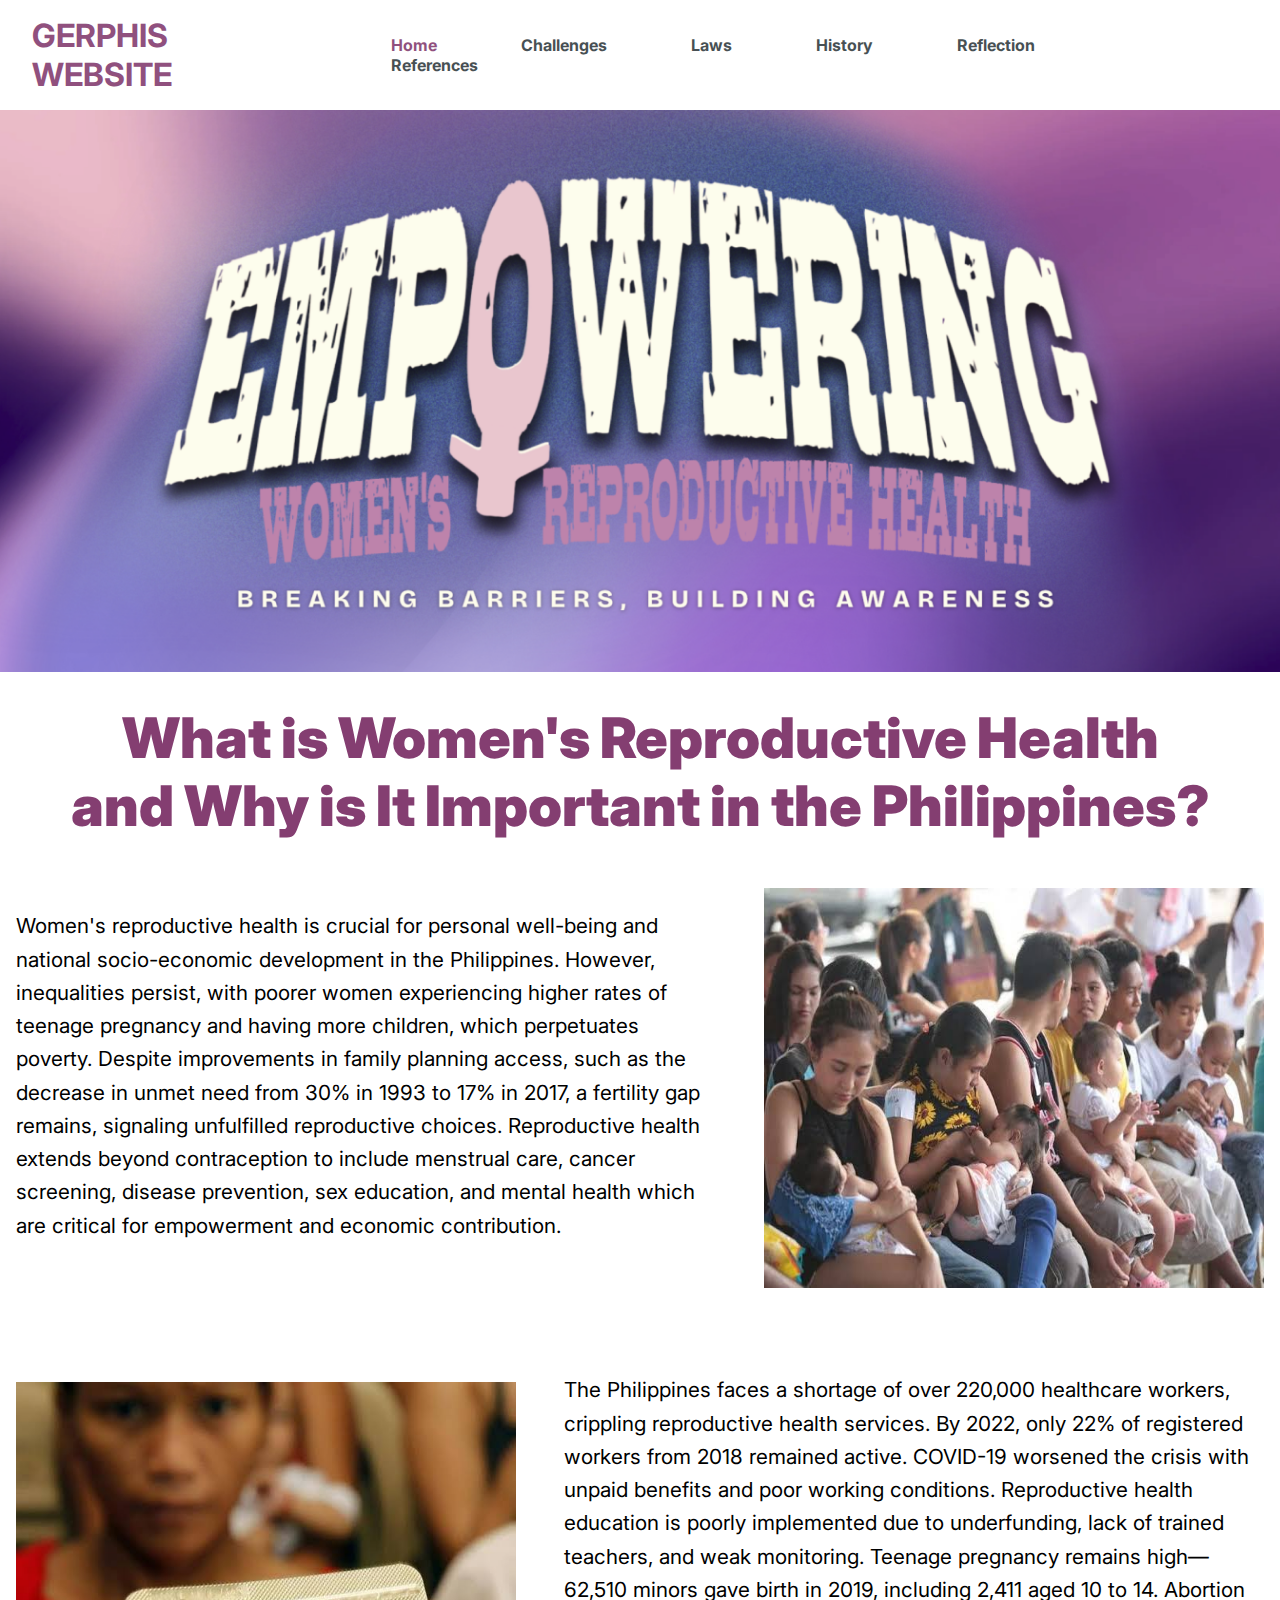
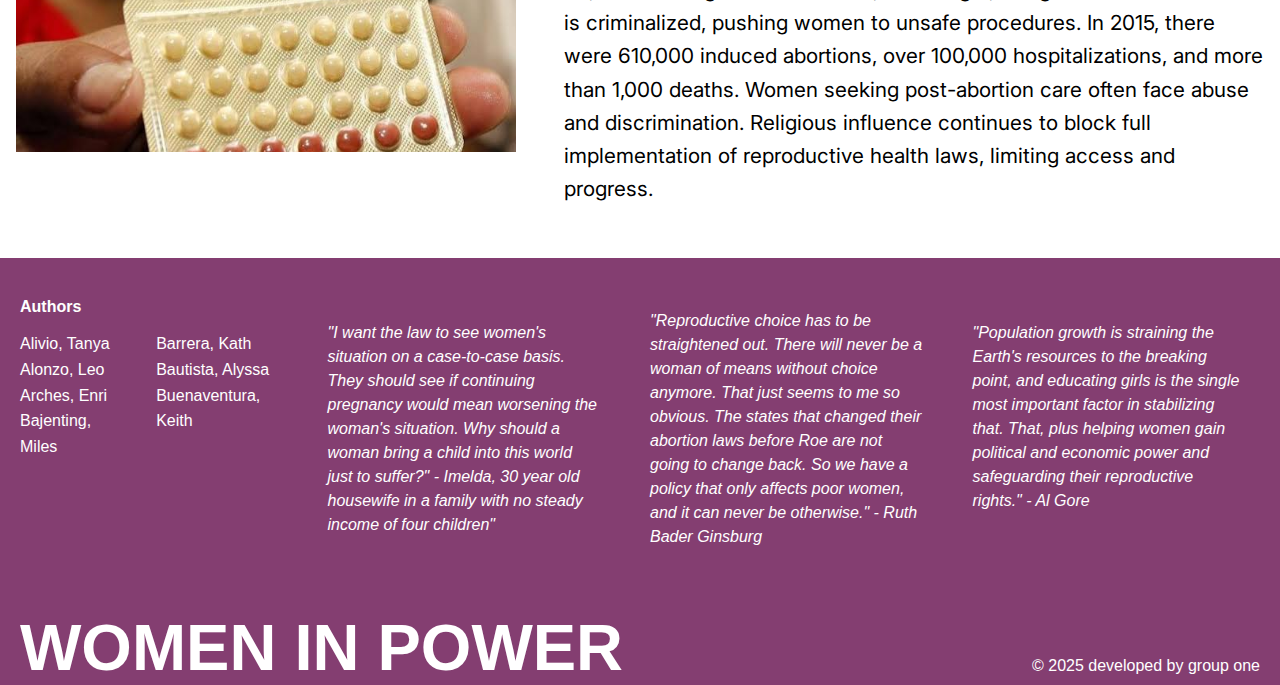
<file: index.html>
<!DOCTYPE html>
<html lang="en">
<head>
  <meta charset="UTF-8" />
  <meta name="viewport" content="width=device-width, initial-scale=1.0" />
  <meta http-equiv="X-UA-Compatible" content="IE=edge" />
  <title>GERPHIS</title>
  <link rel="stylesheet" href="index.css" />
  <link rel="icon" href="images/logo.jpg" type="image/x-icon" />
</head>
<body>

  <header>
    <nav class="navbar">
        <div class="nav-left">
          <h1>GERPHIS WEBSITE</h1>
        </div>
        <div class="nav-right">
          <a href="index.html" id="home">Home</a>
          <a href="challenges.html" id="challenges">Challenges</a>
          <a href="laws.html" id="laws">Laws</a>
          <a href="history.html" id="history">History</a>
          <a href="reflection.html" id="reflection">Reflection</a>
          <a href="references.html" id="references">References</a>
        </div>
      </nav>
  </header>

  <main>
    <img src="images/landing.png" alt="landingpic" style="width: 100%;
    height: auto;
    display: block;"/>
    <section class="main-title">
        <h1>What is Women's Reproductive Health <br>and Why is It Important in the Philippines?</h1>
    </section>
    
      <!-- First Content Block -->
      <section class="content-block">
        <div class="text">
          <p>
            Women's reproductive health is crucial for personal well-being and national socio-economic development in the Philippines.
            However, inequalities persist, with poorer women experiencing higher rates of teenage pregnancy and having more children,
            which perpetuates poverty. Despite improvements in family planning access, such as the decrease in unmet need from 30% in
            1993 to 17% in 2017, a fertility gap remains, signaling unfulfilled reproductive choices.
            Reproductive health extends beyond contraception to include menstrual care, cancer screening, disease prevention,
            sex education, and mental health which are critical for empowerment and economic contribution.
          </p>
        </div>
        <div class="image-placeholder">
            <img src="images/img1.JPG" alt="Healthcare illustration" />
        </div>
      </section>
    
      <!-- Second Content Block (Reversed) -->
      <section class="content-block">
        <div class="image-placeholder">
            <img src="images/img2.JPG" alt="Healthcare illustration" style="margin-top: 30px;"/>
        </div>
        <div class="text">
          <p>
            The Philippines faces a shortage of over 220,000 healthcare workers, crippling reproductive health services. By 2022,
            only 22% of registered workers from 2018 remained active. COVID-19 worsened the crisis with unpaid benefits and poor
            working conditions. Reproductive health education is poorly implemented due to underfunding, lack of trained teachers,
            and weak monitoring. Teenage pregnancy remains high—62,510 minors gave birth in 2019, including 2,411 aged 10 to 14.
            Abortion is criminalized, pushing women to unsafe procedures. In 2015, there were 610,000 induced abortions,
            over 100,000 hospitalizations, and more than 1,000 deaths. Women seeking post-abortion care often face abuse and
            discrimination. Religious influence continues to block full implementation of reproductive health laws, limiting access
            and progress.
          </p>
        </div>
      </section>
  </main>

  <footer>
    <div class="top-footer">
        <div class="author-footer">
            <div class="author-footer-title">
                Authors
            </div>
            <div class="author-footer-list">
                <div class="authors">
                    Alivio, Tanya<br>
                    Alonzo, Leo<br>
                    Arches, Enri<br>
                    Bajenting, Miles
                </div>
                <div class="authors">
                    Barrera, Kath<br>
                    Bautista, Alyssa<br>
                    Buenaventura, Keith
                </div>
            </div>
        </div>
        <div class="quote-footer">
            <p>
                "I want the law to see women's situation on a case-to-case basis. They should see if continuing pregnancy would mean worsening the woman's situation. Why should a woman bring a child into this world just to suffer?" - Imelda, 30 year old housewife in a family with no steady income of four children"
            </p>
        </div>
        <div class="quote-footer">
            <p>
                "Reproductive choice has to be straightened out. There will never be a woman of means without choice anymore. That just seems to me so obvious. The states that changed their abortion laws before Roe are not going to change back. So we have a policy that only affects poor women, and it can never be otherwise." - Ruth Bader Ginsburg
            </p>
        </div>
        
        <div class="quote-footer">
            <p>
                "Population growth is straining the Earth's resources to the breaking point, and educating girls is the single most important factor in stabilizing that. That, plus helping women gain political and economic power and safeguarding their reproductive rights." - Al Gore<br><br>
            </p>
        </div>
        
    </div>
    <div class="bot-footer">
        <div class="logotype">
            <h3>WOMEN IN POWER</h3>
        </div>
        <div class="copyright">
            <p>&copy; 2025 developed by group one</p>
        </div>
    </div>
  </footer>
  
  <!--<script src="index.js"></script>-->
</body>
</html>
</file>
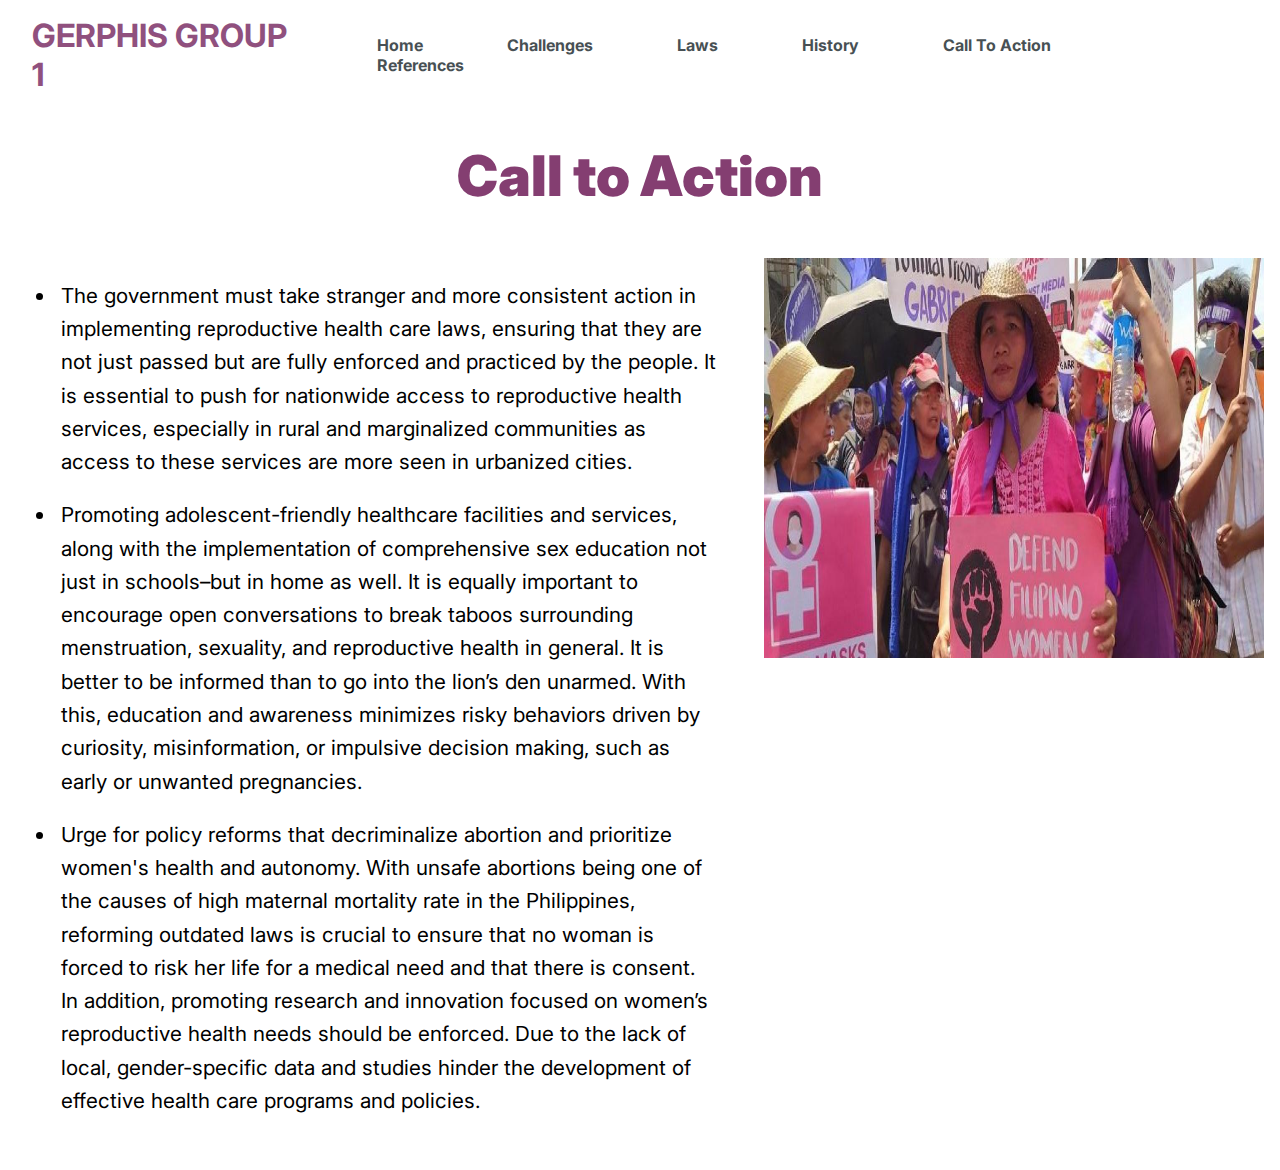
<file: calltoaction.html>
<!DOCTYPE html>
<html lang="en">
<head>
    <meta charset="UTF-8">
    <meta name="viewport" content="width=device-width, initial-scale=1.0">
    <title>Call to Action</title>
    <link rel="stylesheet" href="calltoaction.css">
</head>
<body>
    <header>
        <nav class="navbar">
            <div class="nav-left">
              <h1>GERPHIS GROUP 1</h1>
            </div>
            <div class="nav-right">
              <a href="index.html" id="home">Home</a>
              <a href="challenges.html" id="challenges">Challenges</a>
              <a href="laws.html" id="laws">Laws</a>
              <a href="history.html" id="history">History</a>
              <a href="calltoaction.html" id="calltoaction">Call To Action</a>
              <a href="references.html" id="references">References</a>
            </div>
          </nav>
      </header>
    <main>
        <section class="main-title">
            <h1>Call to Action</h1>
        </section>
        <section class="content-block">
            <div class="text">
                <ul>
                    <li>The government must take stranger and more consistent action in implementing reproductive health care laws, ensuring that they are not just passed but are fully enforced and practiced by the people. It is essential to push for nationwide access to reproductive health services, especially in rural and marginalized communities as access to these services are more seen in urbanized cities.</li>
                    <li>Promoting adolescent-friendly healthcare facilities and services, along with the implementation of comprehensive sex education not just in schools–but in home as well. It is equally important to encourage open conversations to break taboos surrounding menstruation, sexuality, and reproductive health in general. It is better to be informed than to go into the lion’s den unarmed. With this, education and awareness minimizes risky behaviors driven by curiosity, misinformation, or impulsive decision making, such as early or unwanted pregnancies.</li>
                    <li>Urge for policy reforms that decriminalize abortion and prioritize women's health and autonomy. With unsafe abortions being one of the causes of high maternal mortality rate in the Philippines, reforming outdated laws is crucial to ensure that no woman is forced to risk her life for a medical need and that there is consent. In addition, promoting research and innovation focused on women’s reproductive health needs should be enforced. Due to the lack of local, gender-specific data and studies hinder the development of effective health care programs and policies. </li>
                </ul>
            </div>
            <div class="image-placeholder">
                    <img src="images/img7.jpg" alt="Healthcare illustration">
                </div>
              </section>
        </section>
    </main>
    <footer>
    </footer>
</body>
</html>
</file>
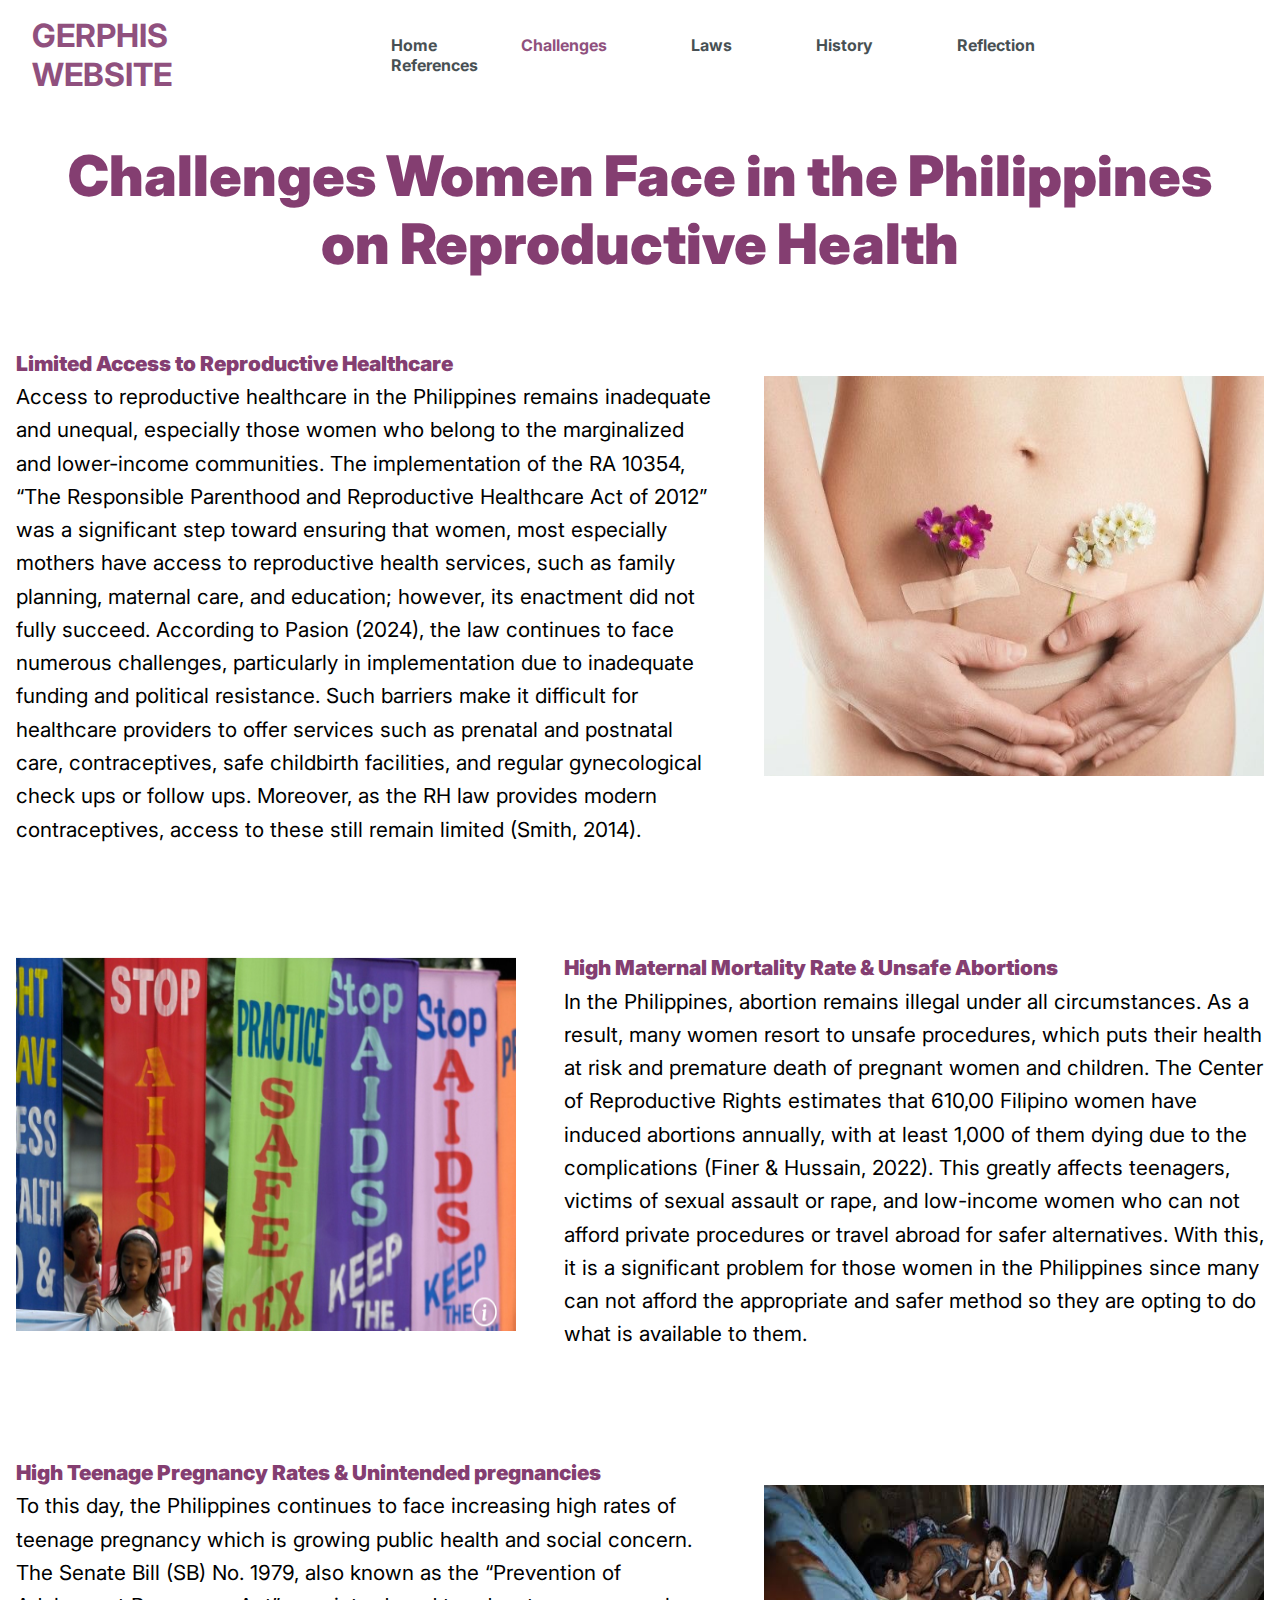
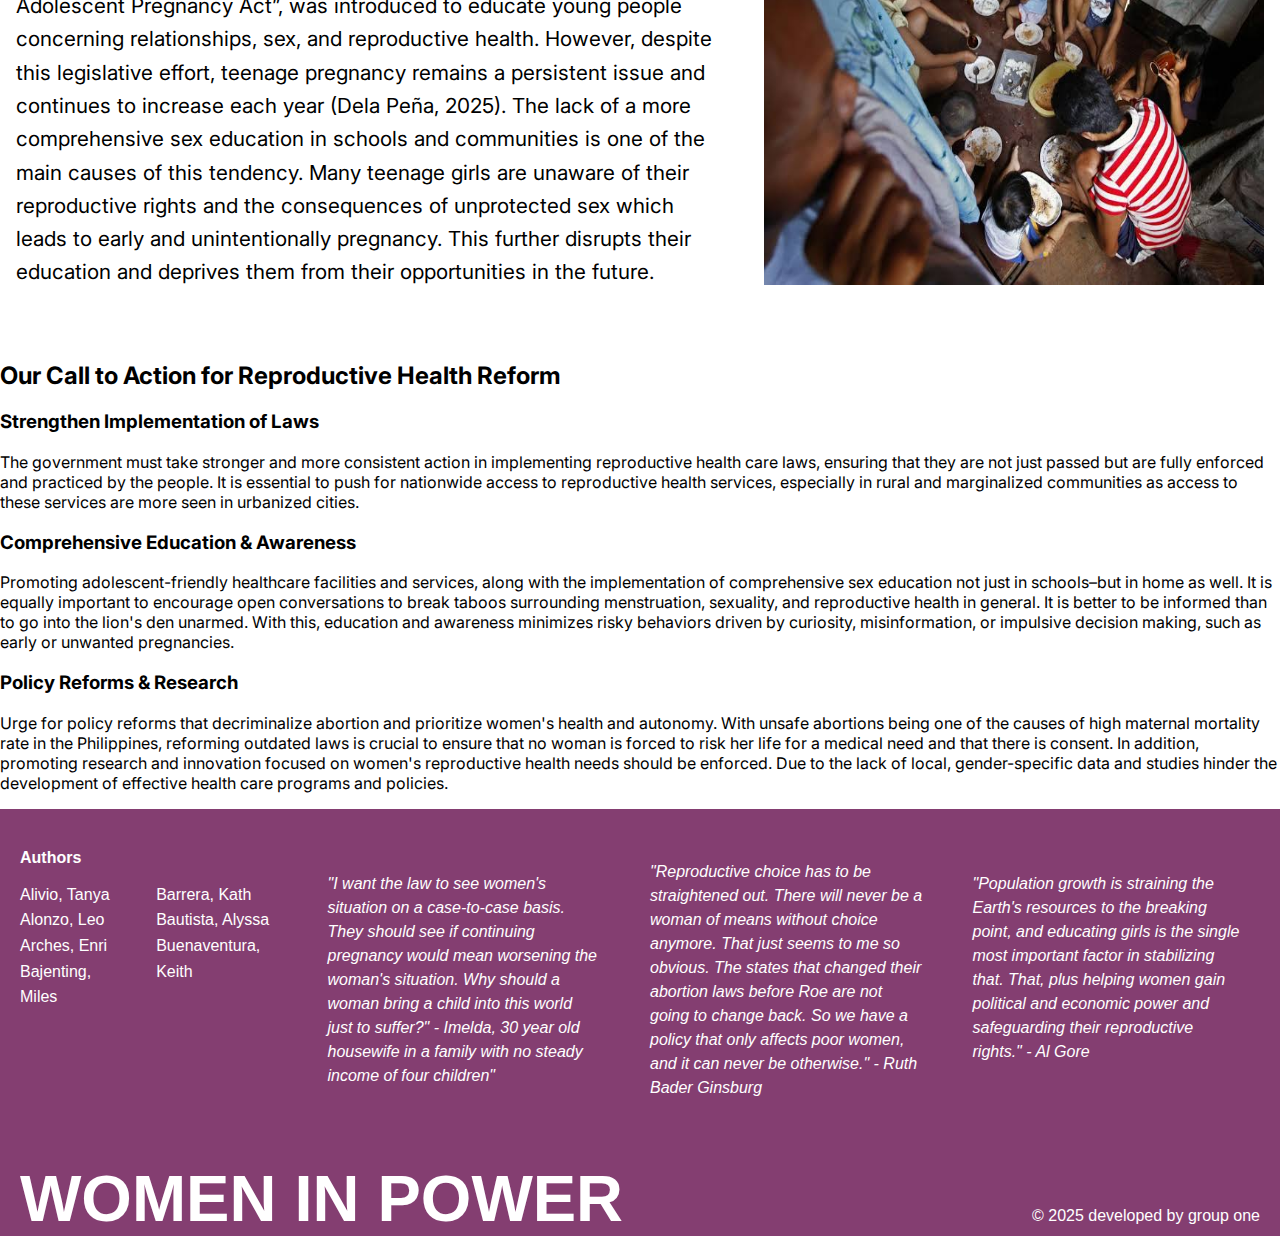
<file: challenges.html>
<!DOCTYPE html>
<html lang="en">
<head>
  <meta charset="UTF-8" />
  <meta name="viewport" content="width=device-width, initial-scale=1.0" />
  <meta http-equiv="X-UA-Compatible" content="IE=edge" />
  <title>GERPHIS</title>
  <link rel="stylesheet" href="challenges.css" />
  <link rel="icon" href="images/logo.jpg" type="image/x-icon" />
</head>
<body>

  <header>
    <nav class="navbar">
        <div class="nav-left">
          <h1>GERPHIS WEBSITE</h1>
        </div>
        <div class="nav-right">
          <a href="index.html" id="home">Home</a>
          <a href="challenges.html" id="challenges">Challenges</a>
          <a href="laws.html" id="laws">Laws</a>
          <a href="history.html" id="history">History</a>
          <a href="reflection.html" id="reflection">Reflection</a>
          <a href="references.html" id="references">References</a>
        </div>
      </nav>
  </header>

  <main>
    <section class="main-title">
        <h1>Challenges Women Face in the Philippines<br> on Reproductive Health</h1>
    </section>
    
      <!-- First Content Block -->
      <section class="content-block">
        <div class="text">
          <p>
            <span class="mini-title">Limited Access to Reproductive Healthcare</span><br>
            Access to reproductive healthcare in the Philippines remains inadequate and unequal, especially those women who belong to the marginalized and lower-income communities. 
            The implementation of the RA 10354, “The Responsible Parenthood and Reproductive Healthcare Act of 2012” was a significant step toward ensuring that women, most especially mothers have access to reproductive health services, such as family planning, maternal care, and education; however, its enactment did not fully succeed. According to Pasion (2024), the law continues to face numerous challenges, particularly in implementation due to inadequate funding and political resistance. 
            Such barriers make it difficult for healthcare providers to offer services such as prenatal and postnatal care, contraceptives, safe childbirth facilities, and regular gynecological check ups or follow ups. 
            Moreover, as the RH law provides modern contraceptives, access to these still remain limited (Smith, 2014). 
          </p>
        </div>
        <div class="image-placeholder" style="
    margin-top: 50px;">
            <img src="images/img3.JPG" alt="Healthcare illustration" />
        </div>
      </section>
    
      <!-- Second Content Block (Reversed) -->
      <section class="content-block">
        <div class="image-placeholder">
            <img src="images/img4.PNG" alt="Healthcare illustration" style="
    margin-top: 25px;" />
        </div>
        <div class="text">
          <p>
            <span class="mini-title">High Maternal Mortality Rate & Unsafe Abortions</span><br>
            In the Philippines, abortion remains illegal under all circumstances. As a result, many women resort to unsafe procedures, which puts their health at risk and premature death of pregnant women and children. The Center of Reproductive Rights estimates that 610,00 Filipino women have induced abortions annually, with at least 1,000 of them dying due to the complications (Finer & Hussain, 2022). This greatly affects teenagers, victims of sexual assault or rape, and low-income women who can not afford private procedures or travel abroad for safer alternatives. With this, it is a significant problem for those women in the Philippines since many can not afford the appropriate and safer method so they are opting to do what is available to them. 
          </p>
        </div>
      </section>

      <section class="content-block">
        <div class="text">
          <p>
            <span class="mini-title">High Teenage Pregnancy Rates & Unintended pregnancies</span><br>
            To this day, the Philippines continues to face increasing high rates of teenage pregnancy which is growing public health and social concern. The Senate Bill (SB) No. 1979, also known as the “Prevention of Adolescent Pregnancy Act”, was introduced to educate young people concerning relationships, sex, and reproductive health. However, despite this legislative effort, teenage pregnancy remains a persistent issue and continues to increase each year (Dela Peña, 2025). The lack of a more comprehensive sex education in schools and communities is one of the main causes of this tendency. Many teenage girls are unaware of their reproductive rights and the consequences of unprotected sex which leads to early and unintentionally pregnancy. This further disrupts their education and deprives them from their opportunities in the future.  

          </p>
        </div>
        <div class="image-placeholder" style="
    margin-top: 50px;">
            <img src="images/img5.JPG" alt="Healthcare illustration" />
        </div>
      </section>
      <section class="call-to-action">
        <h2>Our Call to Action for Reproductive Health Reform</h2>
        <div class="cta-content">
            <div class="cta-point">
                <h3>Strengthen Implementation of Laws</h3>
                <p>The government must take stronger and more consistent action in implementing reproductive health care laws, ensuring that they are not just passed but are fully enforced and practiced by the people. It is essential to push for nationwide access to reproductive health services, especially in rural and marginalized communities as access to these services are more seen in urbanized cities.</p>
            </div>
            
            <div class="cta-point">
                <h3>Comprehensive Education & Awareness</h3>
                <p>Promoting adolescent-friendly healthcare facilities and services, along with the implementation of comprehensive sex education not just in schools–but in home as well. It is equally important to encourage open conversations to break taboos surrounding menstruation, sexuality, and reproductive health in general. It is better to be informed than to go into the lion's den unarmed. With this, education and awareness minimizes risky behaviors driven by curiosity, misinformation, or impulsive decision making, such as early or unwanted pregnancies.</p>
            </div>
            
            <div class="cta-point">
                <h3>Policy Reforms & Research</h3>
                <p>Urge for policy reforms that decriminalize abortion and prioritize women's health and autonomy. With unsafe abortions being one of the causes of high maternal mortality rate in the Philippines, reforming outdated laws is crucial to ensure that no woman is forced to risk her life for a medical need and that there is consent. In addition, promoting research and innovation focused on women's reproductive health needs should be enforced. Due to the lack of local, gender-specific data and studies hinder the development of effective health care programs and policies.</p>
            </div>
        </div>
    </section>
  </main>

  <footer>
    <div class="top-footer">
        <div class="author-footer">
            <div class="author-footer-title">
                Authors
            </div>
            <div class="author-footer-list">
                <div class="authors">
                    Alivio, Tanya<br>
                    Alonzo, Leo<br>
                    Arches, Enri<br>
                    Bajenting, Miles
                </div>
                <div class="authors">
                    Barrera, Kath<br>
                    Bautista, Alyssa<br>
                    Buenaventura, Keith
                </div>
            </div>
        </div>
        <div class="quote-footer">
            <p>
                "I want the law to see women's situation on a case-to-case basis. They should see if continuing pregnancy would mean worsening the woman's situation. Why should a woman bring a child into this world just to suffer?" - Imelda, 30 year old housewife in a family with no steady income of four children"
            </p>
        </div>
        <div class="quote-footer">
            <p>
                "Reproductive choice has to be straightened out. There will never be a woman of means without choice anymore. That just seems to me so obvious. The states that changed their abortion laws before Roe are not going to change back. So we have a policy that only affects poor women, and it can never be otherwise." - Ruth Bader Ginsburg
            </p>
        </div>
        
        <div class="quote-footer">
            <p>
                "Population growth is straining the Earth's resources to the breaking point, and educating girls is the single most important factor in stabilizing that. That, plus helping women gain political and economic power and safeguarding their reproductive rights." - Al Gore<br><br>
            </p>
        </div>
        
    </div>
    <div class="bot-footer">
        <div class="logotype">
            <h3>WOMEN IN POWER</h3>
        </div>
        <div class="copyright">
            <p>&copy; 2025 developed by group one</p>
        </div>
    </div>
  </footer>

  
  <!--<script src="index.js"></script>-->
</body>
</html>
</file>
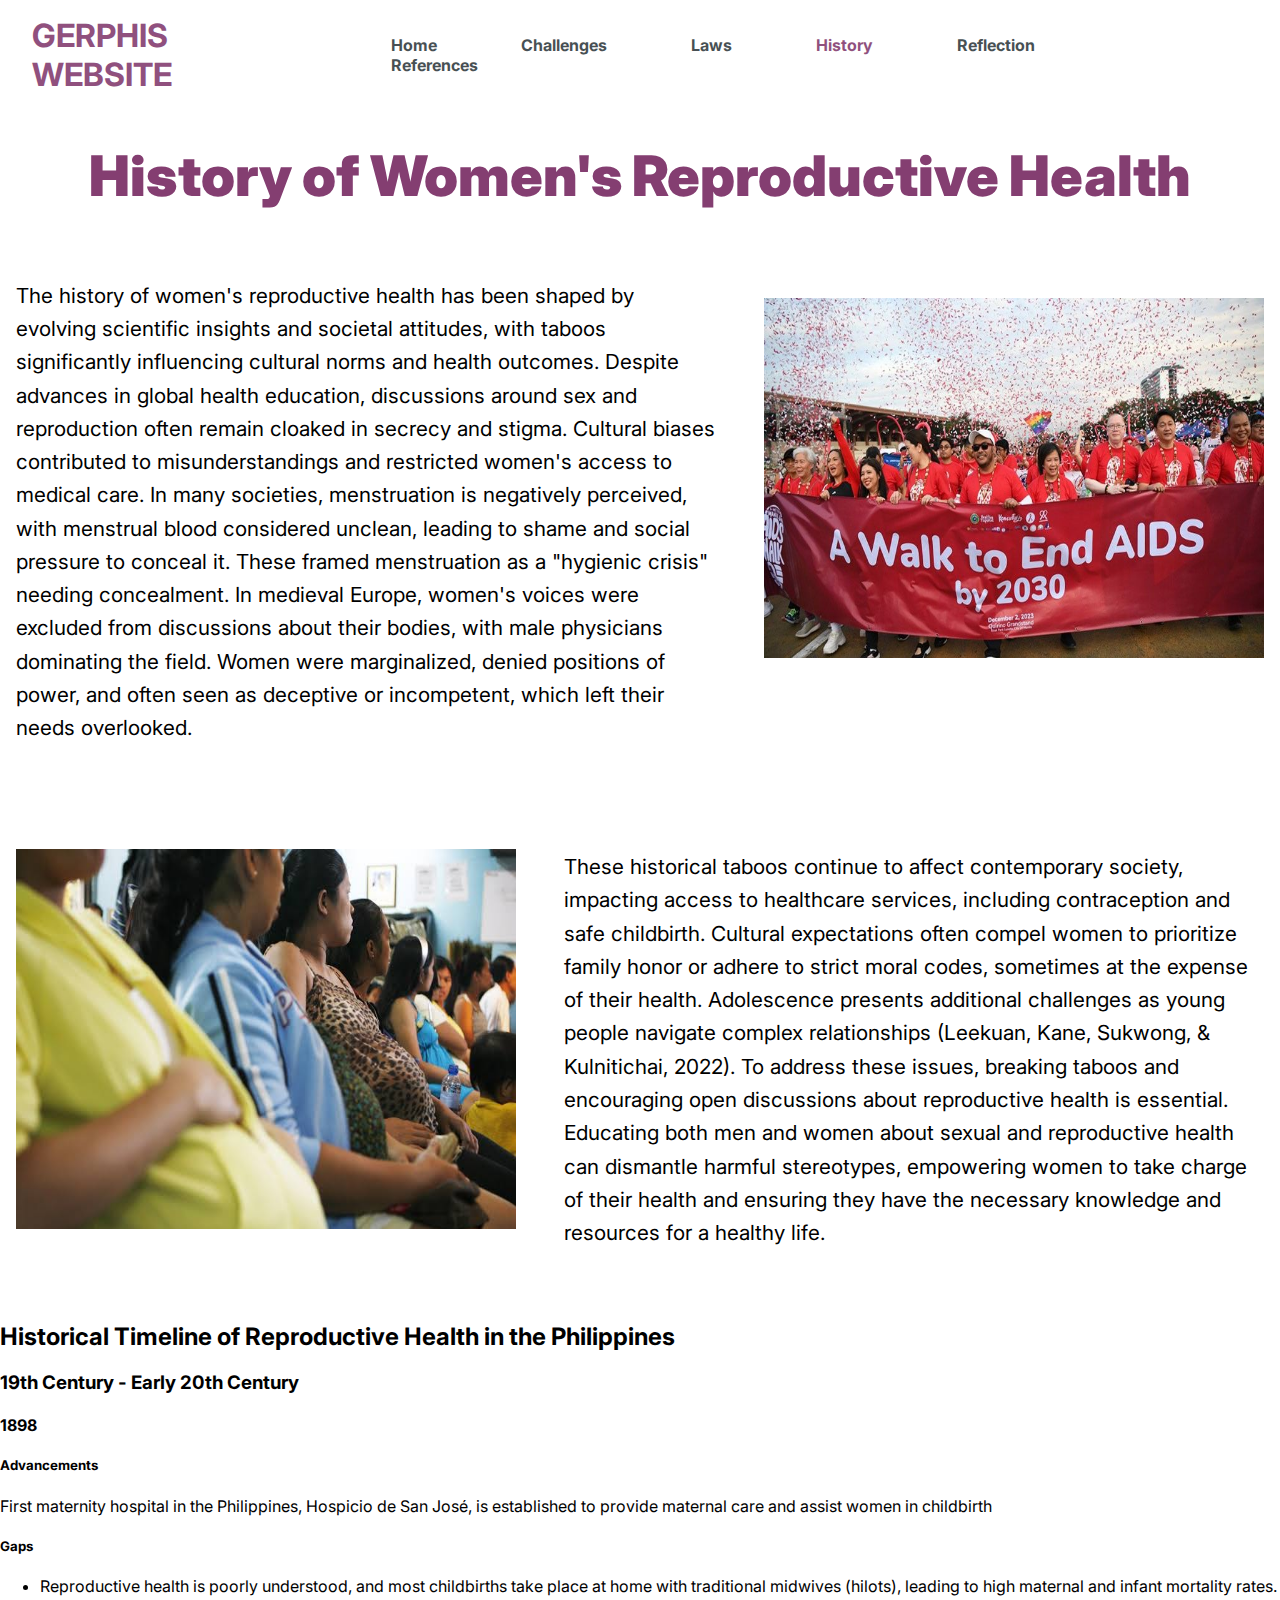
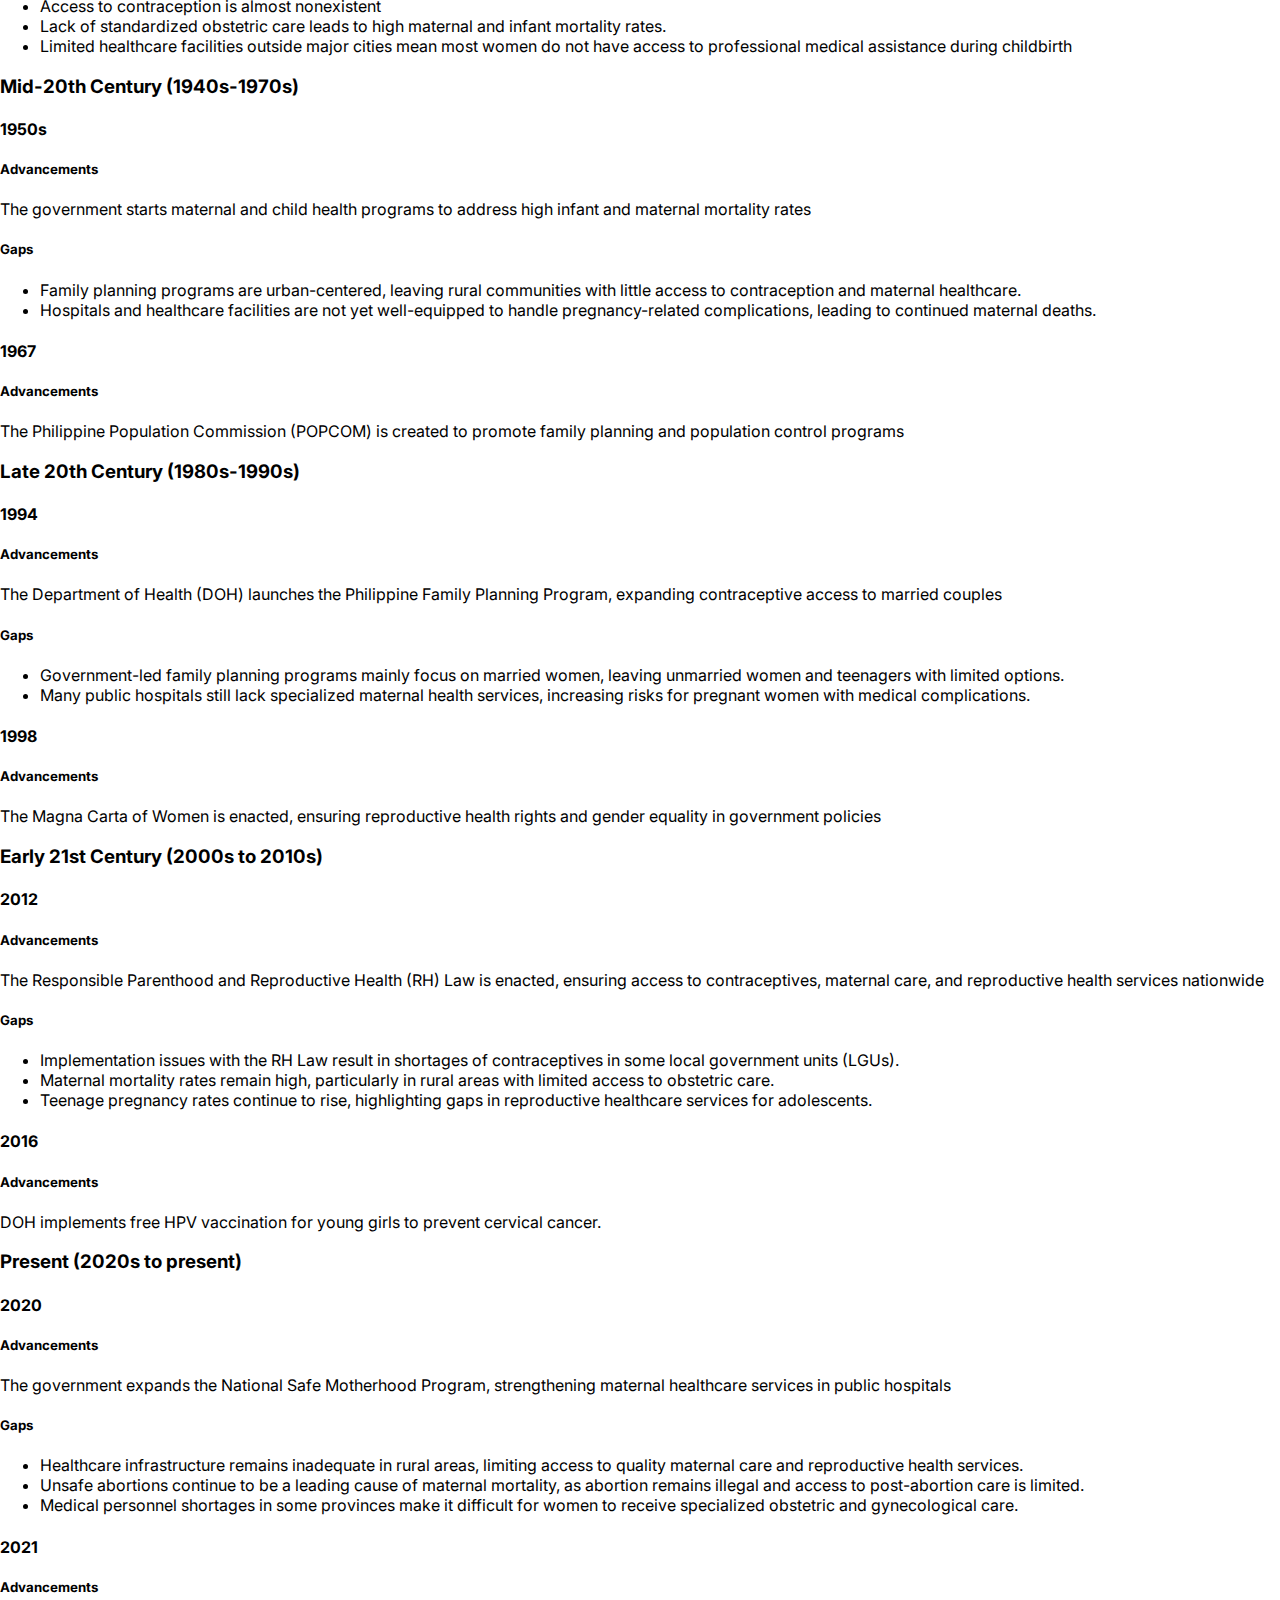
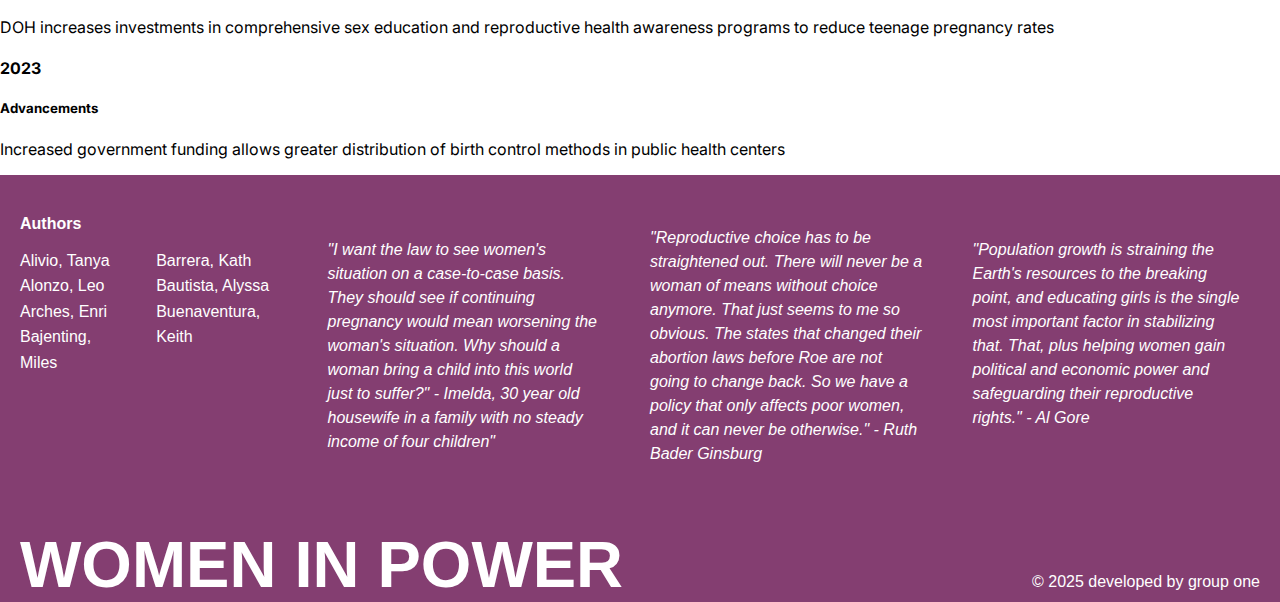
<file: history.html>
<!DOCTYPE html>
<html lang="en">
<head>
  <meta charset="UTF-8" />
  <meta name="viewport" content="width=device-width, initial-scale=1.0" />
  <meta http-equiv="X-UA-Compatible" content="IE=edge" />
  <title>GERPHIS</title>
  <link rel="stylesheet" href="history.css" />
  <link rel="icon" href="images/logo.jpg" type="image/x-icon" />
</head>
<body>

    <header>
        <nav class="navbar">
            <div class="nav-left">
              <h1>GERPHIS WEBSITE</h1>
            </div>
            <div class="nav-right">
              <a href="index.html" id="home">Home</a>
              <a href="challenges.html" id="challenges">Challenges</a>
              <a href="laws.html" id="laws">Laws</a>
              <a href="history.html" id="history">History</a>
              <a href="reflection.html" id="reflection">Reflection</a>
              <a href="references.html" id="references">References</a>
            </div>
          </nav>
      </header>

  <main>
    <section class="main-title">
        <h1>History of Women's Reproductive Health</h1>
    </section>
    
      <!-- First Content Block -->
      <section class="content-block">
        <div class="text">
          <p>
            The history of women's reproductive health has been shaped by evolving scientific insights and societal attitudes, with taboos significantly influencing cultural norms and health outcomes. Despite advances in global health education, discussions around sex and reproduction often remain cloaked in secrecy and stigma. Cultural biases contributed to misunderstandings and restricted women's access to medical care. In many societies, menstruation is negatively perceived, with menstrual blood considered unclean, leading to shame and social pressure to conceal it. These framed menstruation as a "hygienic crisis" needing concealment. In medieval Europe, women's voices were excluded from discussions about their bodies, with male physicians dominating the field. Women were marginalized, denied positions of power, and often seen as deceptive or incompetent, which left their needs overlooked.
          </p>
        </div>
        <div class="image-placeholder">
            <img src="images/hist1.jpg" alt="Healthcare illustration" style="margin-top: 40px;"/>
        </div>
      </section>
    
      <!-- Second Content Block (Reversed) -->
      <section class="content-block">
        <div class="image-placeholder">
            <img src="images/img6.JPG" alt="Healthcare illustration" style="margin-top: 20px;"/>
        </div>
        <div class="text">
          <p>
            These historical taboos continue to affect contemporary society, impacting access to healthcare services, including contraception and safe childbirth. Cultural expectations often compel women to prioritize family honor or adhere to strict moral codes, sometimes at the expense of their health. Adolescence presents additional challenges as young people navigate complex relationships (Leekuan, Kane, Sukwong, & Kulnitichai, 2022). To address these issues, breaking taboos and encouraging open discussions about reproductive health is essential. Educating both men and women about sexual and reproductive health can dismantle harmful stereotypes, empowering women to take charge of their health and ensuring they have the necessary knowledge and resources for a healthy life.
          </p>
        </div>
      </section>
      <section class="historical-timeline">
        <h2>Historical Timeline of Reproductive Health in the Philippines</h2>
        <div class="timeline-container">
            <div class="timeline-period">
                <h3>19th Century - Early 20th Century</h3>
                <div class="timeline-year">
                    <h4>1898</h4>
                    <div class="timeline-content">
                        <div class="advancements">
                            <h5>Advancements</h5>
                            <p>First maternity hospital in the Philippines, Hospicio de San José, is established to provide maternal care and assist women in childbirth</p>
                        </div>
                        <div class="gaps">
                            <h5>Gaps</h5>
                            <ul>
                                <li>Reproductive health is poorly understood, and most childbirths take place at home with traditional midwives (hilots), leading to high maternal and infant mortality rates.</li>
                                <li>Access to contraception is almost nonexistent</li>
                                <li>Lack of standardized obstetric care leads to high maternal and infant mortality rates.</li>
                                <li>Limited healthcare facilities outside major cities mean most women do not have access to professional medical assistance during childbirth</li>
                            </ul>
                        </div>
                    </div>
                </div>
            </div>
    
            <div class="timeline-period">
                <h3>Mid-20th Century (1940s-1970s)</h3>
                <div class="timeline-year">
                    <h4>1950s</h4>
                    <div class="timeline-content">
                        <div class="advancements">
                            <h5>Advancements</h5>
                            <p>The government starts maternal and child health programs to address high infant and maternal mortality rates</p>
                        </div>
                        <div class="gaps">
                            <h5>Gaps</h5>
                            <ul>
                                <li>Family planning programs are urban-centered, leaving rural communities with little access to contraception and maternal healthcare.</li>
                                <li>Hospitals and healthcare facilities are not yet well-equipped to handle pregnancy-related complications, leading to continued maternal deaths.</li>
                            </ul>
                        </div>
                    </div>
                </div>
                <div class="timeline-year">
                    <h4>1967</h4>
                    <div class="timeline-content">
                        <div class="advancements">
                            <h5>Advancements</h5>
                            <p>The Philippine Population Commission (POPCOM) is created to promote family planning and population control programs</p>
                        </div>
                    </div>
                </div>
            </div>
    
            <div class="timeline-period">
                <h3>Late 20th Century (1980s-1990s)</h3>
                <div class="timeline-year">
                    <h4>1994</h4>
                    <div class="timeline-content">
                        <div class="advancements">
                            <h5>Advancements</h5>
                            <p>The Department of Health (DOH) launches the Philippine Family Planning Program, expanding contraceptive access to married couples</p>
                        </div>
                        <div class="gaps">
                            <h5>Gaps</h5>
                            <ul>
                                <li>Government-led family planning programs mainly focus on married women, leaving unmarried women and teenagers with limited options.</li>
                                <li>Many public hospitals still lack specialized maternal health services, increasing risks for pregnant women with medical complications.</li>
                            </ul>
                        </div>
                    </div>
                </div>
                <div class="timeline-year">
                    <h4>1998</h4>
                    <div class="timeline-content">
                        <div class="advancements">
                            <h5>Advancements</h5>
                            <p>The Magna Carta of Women is enacted, ensuring reproductive health rights and gender equality in government policies</p>
                        </div>
                    </div>
                </div>
            </div>
    
            <div class="timeline-period">
                <h3>Early 21st Century (2000s to 2010s)</h3>
                <div class="timeline-year">
                    <h4>2012</h4>
                    <div class="timeline-content">
                        <div class="advancements">
                            <h5>Advancements</h5>
                            <p>The Responsible Parenthood and Reproductive Health (RH) Law is enacted, ensuring access to contraceptives, maternal care, and reproductive health services nationwide</p>
                        </div>
                        <div class="gaps">
                            <h5>Gaps</h5>
                            <ul>
                                <li>Implementation issues with the RH Law result in shortages of contraceptives in some local government units (LGUs).</li>
                                <li>Maternal mortality rates remain high, particularly in rural areas with limited access to obstetric care.</li>
                                <li>Teenage pregnancy rates continue to rise, highlighting gaps in reproductive healthcare services for adolescents.</li>
                            </ul>
                        </div>
                    </div>
                </div>
                <div class="timeline-year">
                    <h4>2016</h4>
                    <div class="timeline-content">
                        <div class="advancements">
                            <h5>Advancements</h5>
                            <p>DOH implements free HPV vaccination for young girls to prevent cervical cancer.</p>
                        </div>
                    </div>
                </div>
            </div>
    
            <div class="timeline-period">
                <h3>Present (2020s to present)</h3>
                <div class="timeline-year">
                    <h4>2020</h4>
                    <div class="timeline-content">
                        <div class="advancements">
                            <h5>Advancements</h5>
                            <p>The government expands the National Safe Motherhood Program, strengthening maternal healthcare services in public hospitals</p>
                        </div>
                        <div class="gaps">
                            <h5>Gaps</h5>
                            <ul>
                                <li>Healthcare infrastructure remains inadequate in rural areas, limiting access to quality maternal care and reproductive health services.</li>
                                <li>Unsafe abortions continue to be a leading cause of maternal mortality, as abortion remains illegal and access to post-abortion care is limited.</li>
                                <li>Medical personnel shortages in some provinces make it difficult for women to receive specialized obstetric and gynecological care.</li>
                            </ul>
                        </div>
                    </div>
                </div>
                <div class="timeline-year">
                    <h4>2021</h4>
                    <div class="timeline-content">
                        <div class="advancements">
                            <h5>Advancements</h5>
                            <p>DOH increases investments in comprehensive sex education and reproductive health awareness programs to reduce teenage pregnancy rates</p>
                        </div>
                    </div>
                </div>
                <div class="timeline-year">
                    <h4>2023</h4>
                    <div class="timeline-content">
                        <div class="advancements">
                            <h5>Advancements</h5>
                            <p>Increased government funding allows greater distribution of birth control methods in public health centers</p>
                        </div>
                    </div>
                </div>
            </div>
        </div>
    </section>
  </main>
  <footer>
    <div class="top-footer">
        <div class="author-footer">
            <div class="author-footer-title">
                Authors
            </div>
            <div class="author-footer-list">
                <div class="authors">
                    Alivio, Tanya<br>
                    Alonzo, Leo<br>
                    Arches, Enri<br>
                    Bajenting, Miles
                </div>
                <div class="authors">
                    Barrera, Kath<br>
                    Bautista, Alyssa<br>
                    Buenaventura, Keith
                </div>
            </div>
        </div>
        <div class="quote-footer">
            <p>
                "I want the law to see women's situation on a case-to-case basis. They should see if continuing pregnancy would mean worsening the woman's situation. Why should a woman bring a child into this world just to suffer?" - Imelda, 30 year old housewife in a family with no steady income of four children"
            </p>
        </div>
        <div class="quote-footer">
            <p>
                "Reproductive choice has to be straightened out. There will never be a woman of means without choice anymore. That just seems to me so obvious. The states that changed their abortion laws before Roe are not going to change back. So we have a policy that only affects poor women, and it can never be otherwise." - Ruth Bader Ginsburg
            </p>
        </div>
        
        <div class="quote-footer">
            <p>
                "Population growth is straining the Earth's resources to the breaking point, and educating girls is the single most important factor in stabilizing that. That, plus helping women gain political and economic power and safeguarding their reproductive rights." - Al Gore<br><br>
            </p>
        </div>
        
    </div>
    <div class="bot-footer">
        <div class="logotype">
            <h3>WOMEN IN POWER</h3>
        </div>
        <div class="copyright">
            <p>&copy; 2025 developed by group one</p>
        </div>
    </div>
  </footer>

  
  <!--<script src="index.js"></script>-->
</body>
</html>
</file>
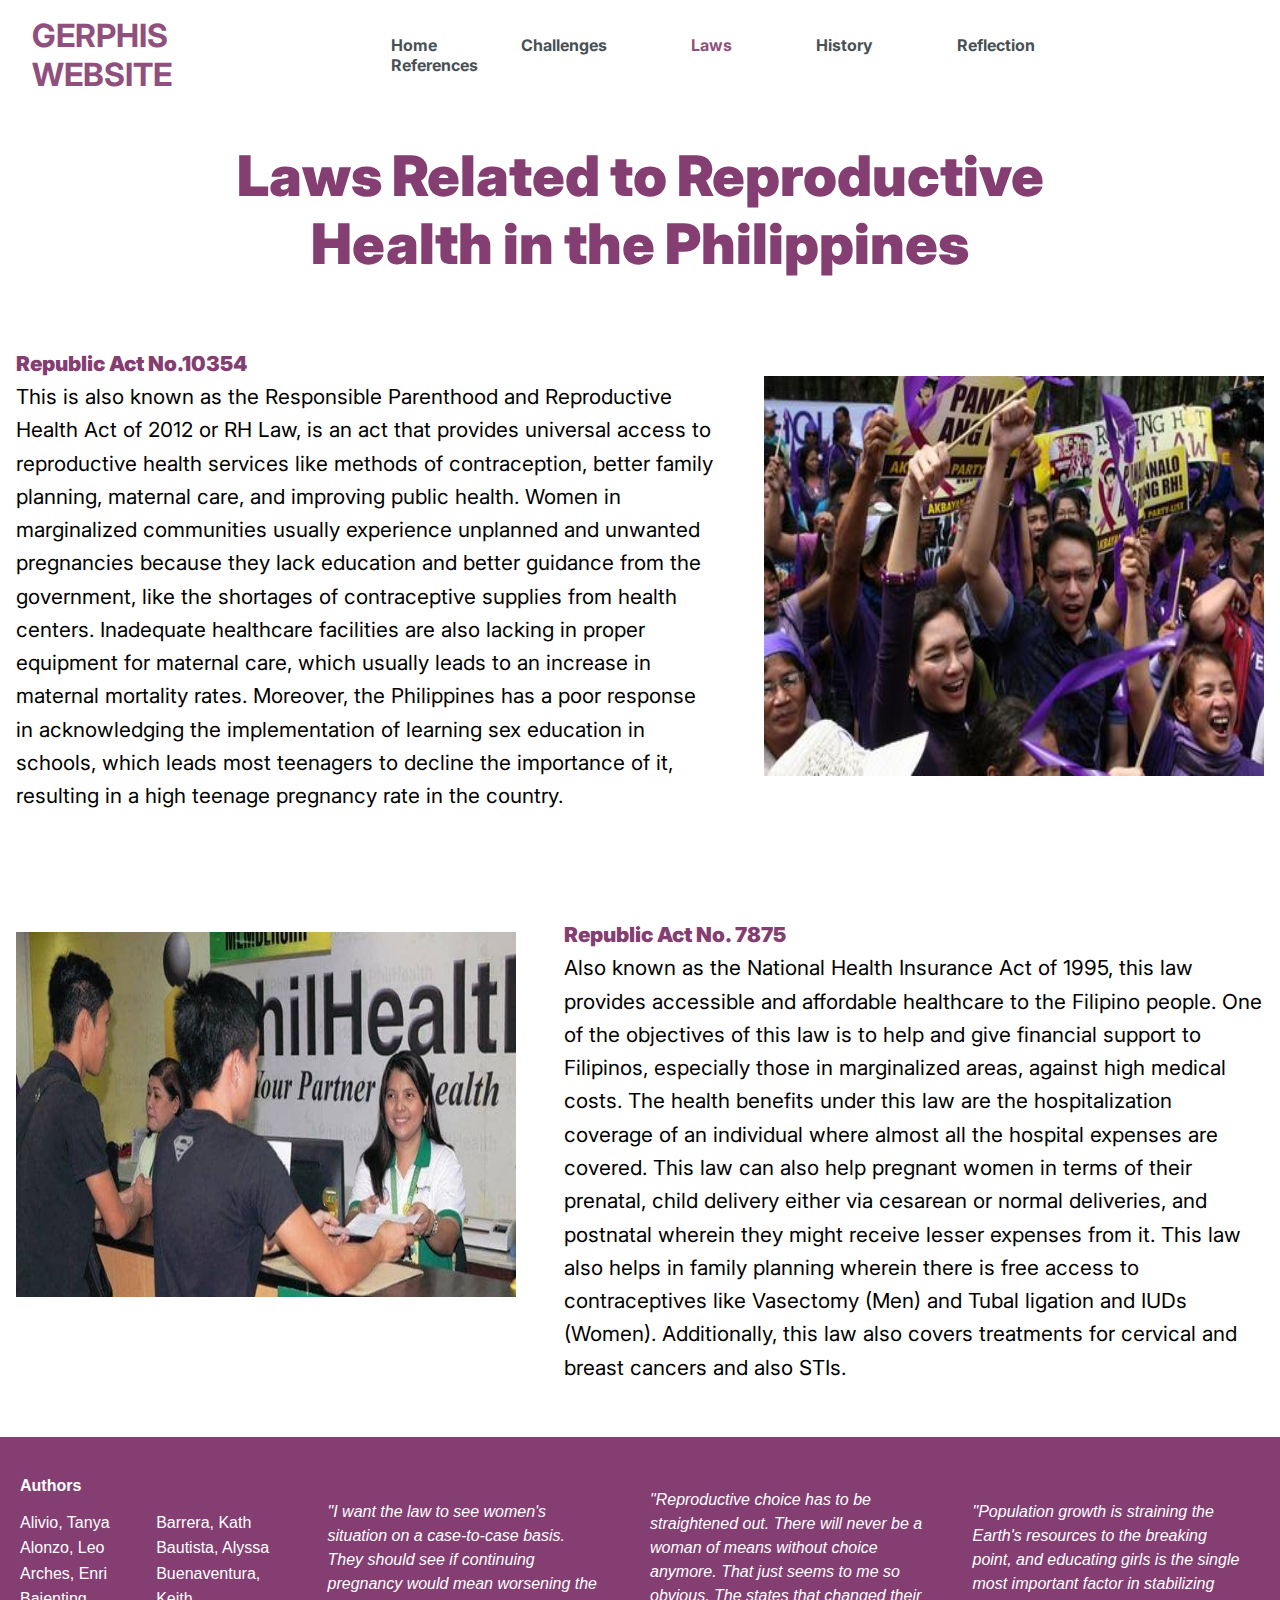
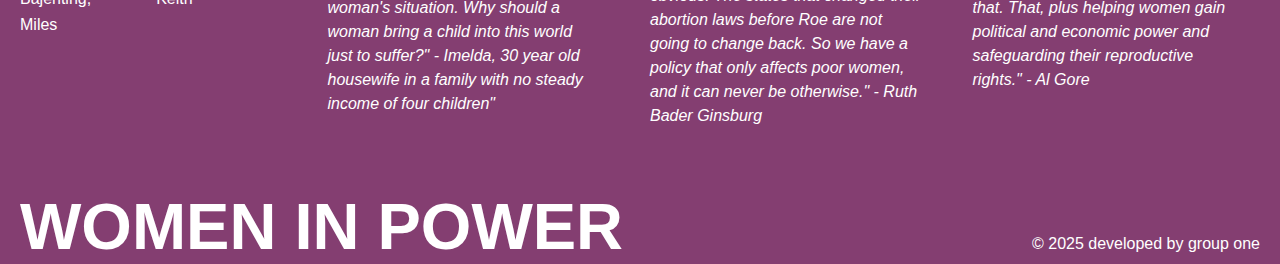
<file: laws.html>
<!DOCTYPE html>
<html lang="en">
<head>
  <meta charset="UTF-8" />
  <meta name="viewport" content="width=device-width, initial-scale=1.0" />
  <meta http-equiv="X-UA-Compatible" content="IE=edge" />
  <title>GERPHIS</title>
  <link rel="stylesheet" href="laws.css" />
  <link rel="icon" href="images/logo.jpg" type="image/x-icon" />
</head>
<body>

  <header>
    <nav class="navbar">
        <div class="nav-left">
          <h1>GERPHIS WEBSITE</h1>
        </div>
        <div class="nav-right">
          <a href="index.html" id="home">Home</a>
          <a href="challenges.html" id="challenges">Challenges</a>
          <a href="laws.html" id="laws">Laws</a>
          <a href="history.html" id="history">History</a>
          <a href="reflection.html" id="reflection">Reflection</a>
          <a href="references.html" id="references">References</a>
        </div>
      </nav>
  </header>

  <main>
    <section class="main-title">
        <h1>Laws Related to Reproductive<br> Health in the Philippines</h1>
    </section>
    
      <!-- First Content Block -->
      <section class="content-block">
        <div class="text">
          <p>
            <span class="mini-title">Republic Act No.10354</span><br>
            This is also known as the Responsible Parenthood and Reproductive Health Act of 2012 or RH Law, is an act that provides universal access to reproductive health services like methods of contraception, better family planning, maternal care, and improving public health.
            Women in marginalized communities usually experience unplanned and unwanted pregnancies because they lack education and better guidance from the government, like the shortages of contraceptive supplies from health centers. Inadequate healthcare facilities are also lacking in proper equipment for maternal care, which usually leads to an increase in maternal mortality rates. Moreover, the Philippines has a poor response in acknowledging the implementation of learning sex education in schools, which leads most teenagers to decline the importance of it, resulting in a high teenage pregnancy rate in the country. 

          </p>
        </div>
        <div class="image-placeholder" style="
    margin-top: 50px;">
            <img src="images/law1.jpg" alt="Healthcare illustration" />
        </div>
      </section>
    
      <!-- Second Content Block (Reversed) -->
      <section class="content-block">
        <div class="image-placeholder">
            <img src="images/law2.jpg" alt="Healthcare illustration" style="
    margin-top: 35px;" />
        </div>
        <div class="text">
          <p>
            <span class="mini-title">Republic Act No. 7875</span><br>
            Also known as the National Health Insurance Act of 1995, this law provides accessible and affordable healthcare to the Filipino people. One of the objectives of this law is to help and give financial support to Filipinos, especially those in marginalized areas, against high medical costs. The health benefits under this law are the hospitalization coverage of an individual where almost all the hospital expenses are covered. This law can also help pregnant women in terms of their prenatal, child delivery either via cesarean or normal deliveries, and postnatal wherein they might receive lesser expenses from it. This law also helps in family planning wherein there is free access to contraceptives like Vasectomy (Men) and Tubal ligation and IUDs (Women). Additionally, this law also covers treatments for cervical and breast cancers and also STIs.
          </p>
        </div>
      </section>

  </main>

  <footer>
    <div class="top-footer">
        <div class="author-footer">
            <div class="author-footer-title">
                Authors
            </div>
            <div class="author-footer-list">
                <div class="authors">
                    Alivio, Tanya<br>
                    Alonzo, Leo<br>
                    Arches, Enri<br>
                    Bajenting, Miles
                </div>
                <div class="authors">
                    Barrera, Kath<br>
                    Bautista, Alyssa<br>
                    Buenaventura, Keith
                </div>
            </div>
        </div>
        <div class="quote-footer">
            <p>
                "I want the law to see women's situation on a case-to-case basis. They should see if continuing pregnancy would mean worsening the woman's situation. Why should a woman bring a child into this world just to suffer?" - Imelda, 30 year old housewife in a family with no steady income of four children"
            </p>
        </div>
        <div class="quote-footer">
            <p>
                "Reproductive choice has to be straightened out. There will never be a woman of means without choice anymore. That just seems to me so obvious. The states that changed their abortion laws before Roe are not going to change back. So we have a policy that only affects poor women, and it can never be otherwise." - Ruth Bader Ginsburg
            </p>
        </div>
        
        <div class="quote-footer">
            <p>
                "Population growth is straining the Earth's resources to the breaking point, and educating girls is the single most important factor in stabilizing that. That, plus helping women gain political and economic power and safeguarding their reproductive rights." - Al Gore<br><br>
            </p>
        </div>
        
    </div>
    <div class="bot-footer">
        <div class="logotype">
            <h3>WOMEN IN POWER</h3>
        </div>
        <div class="copyright">
            <p>&copy; 2025 developed by group one</p>
        </div>
    </div>
  </footer>

  
  <!--<script src="index.js"></script>-->
</body>
</html>
</file>
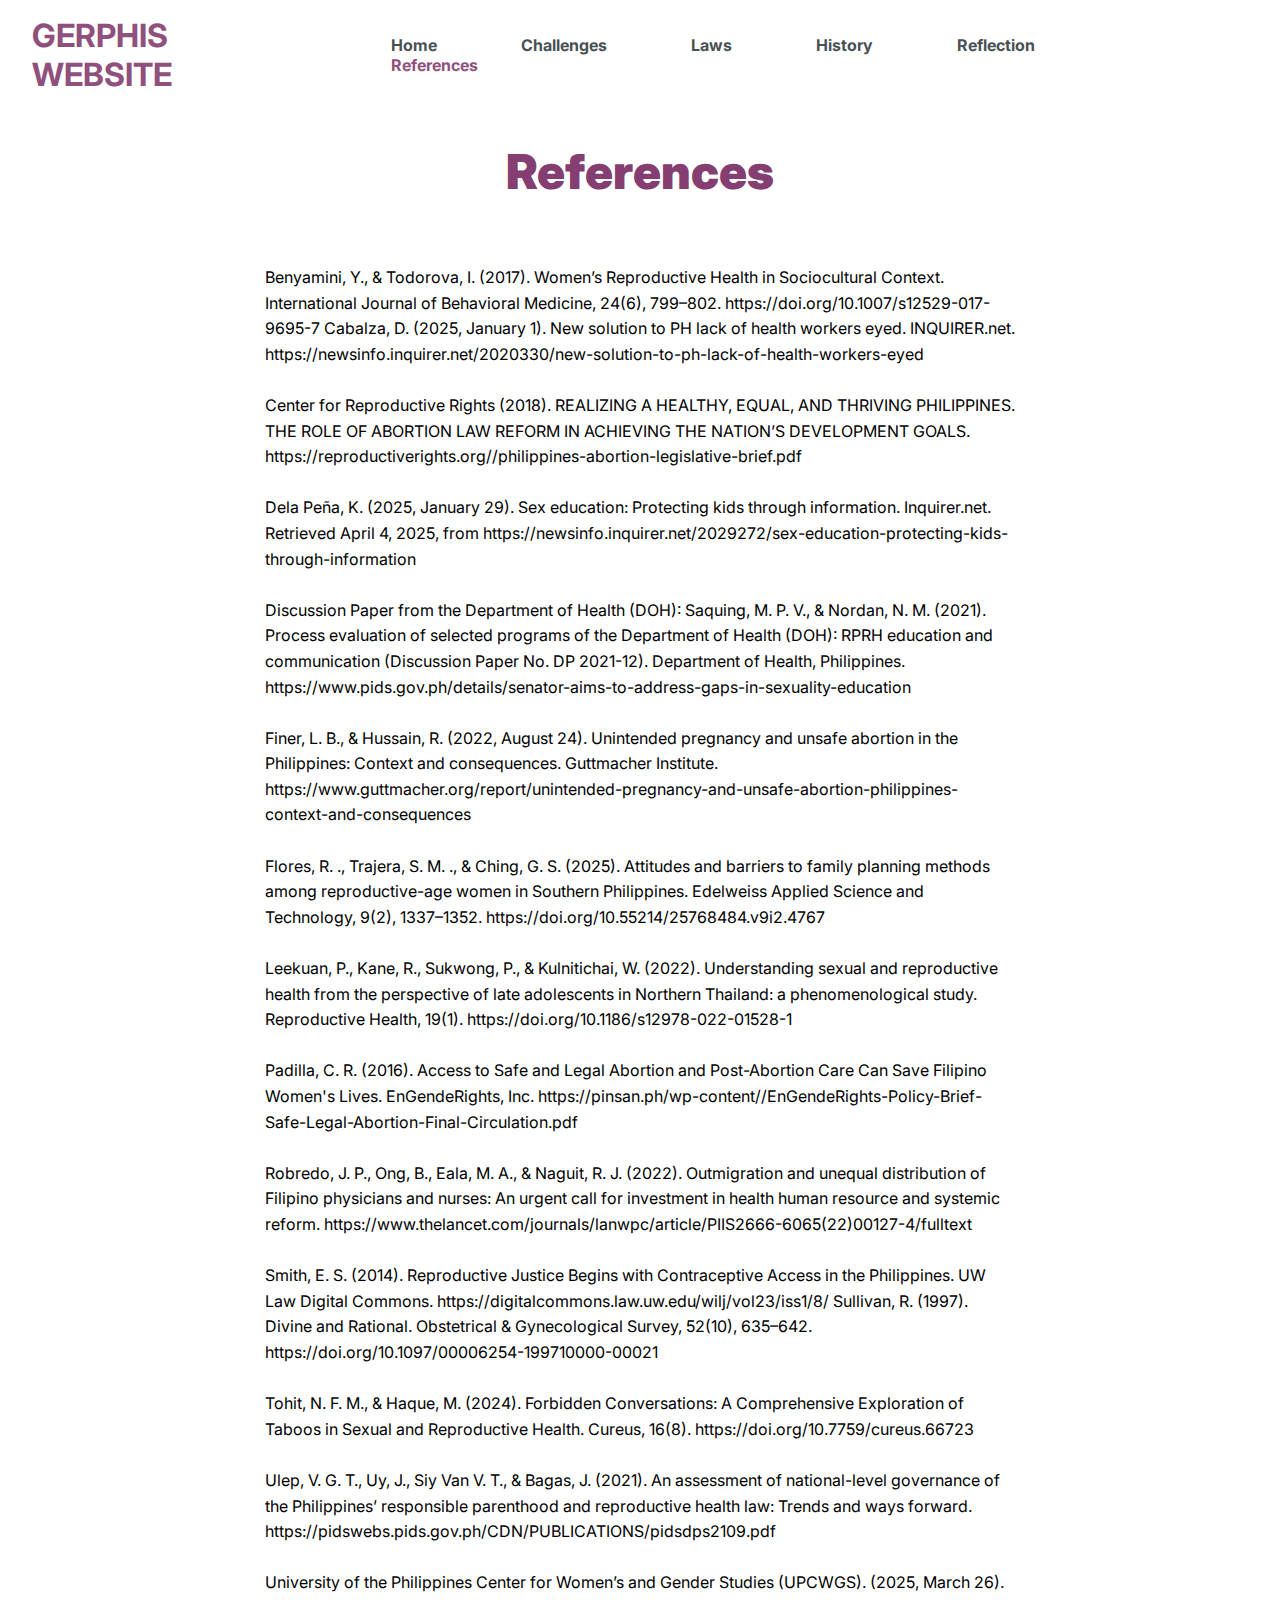
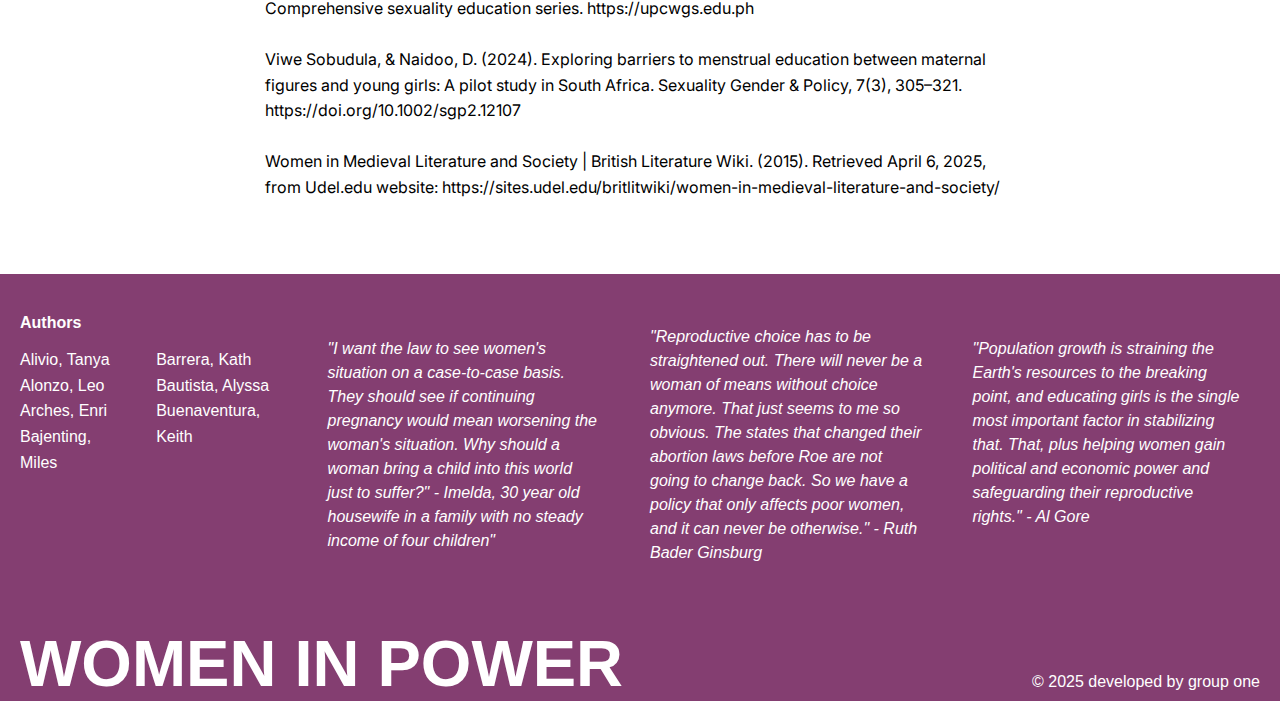
<file: references.html>
<!DOCTYPE html>
<html lang="en">
<head>
  <meta charset="UTF-8" />
  <meta name="viewport" content="width=device-width, initial-scale=1.0" />
  <meta http-equiv="X-UA-Compatible" content="IE=edge" />
  <title>GERPHIS</title>
  <link rel="stylesheet" href="references.css" />
  <link rel="icon" href="images/logo.jpg" type="image/x-icon" />
</head>
<body>

  <header>
    <nav class="navbar">
        <div class="nav-left">
          <h1>GERPHIS WEBSITE</h1>
        </div>
        <div class="nav-right">
          <a href="index.html" id="home">Home</a>
          <a href="challenges.html" id="challenges">Challenges</a>
          <a href="laws.html" id="laws">Laws</a>
          <a href="history.html" id="history">History</a>
          <a href="reflection.html" id="reflection">Reflection</a>
          <a href="references.html" id="references">References</a>
        </div>
      </nav>
  </header>

  <main>
    <section class="main-title">
        <h1>References</h1>
    </section>
    <section class="content-block">
        <div class="text">
          <p>
            Benyamini, Y., & Todorova, I. (2017). Women’s Reproductive Health in Sociocultural Context. International Journal of Behavioral Medicine, 24(6), 799–802. https://doi.org/10.1007/s12529-017-9695-7
            Cabalza, D. (2025, January 1). New solution to PH lack of health workers eyed. INQUIRER.net. https://newsinfo.inquirer.net/2020330/new-solution-to-ph-lack-of-health-workers-eyed <br><br>
            Center for Reproductive Rights (2018). REALIZING A HEALTHY, EQUAL, AND THRIVING
            PHILIPPINES. THE ROLE OF ABORTION LAW REFORM IN ACHIEVING THE NATION’S DEVELOPMENT GOALS. https://reproductiverights.org//philippines-abortion-legislative-brief.pdf<br><br>
            Dela Peña, K. (2025, January 29). Sex education: Protecting kids through information. Inquirer.net. 
            Retrieved April 4, 2025, from https://newsinfo.inquirer.net/2029272/sex-education-protecting-kids-through-information<br><br>
            Discussion Paper from the Department of Health (DOH):
            Saquing, M. P. V., & Nordan, N. M. (2021). Process evaluation of selected programs of the Department of Health (DOH): RPRH education and communication (Discussion Paper No. DP 2021-12). Department of Health, Philippines. https://www.pids.gov.ph/details/senator-aims-to-address-gaps-in-sexuality-education <br><br>
            Finer, L. B., & Hussain, R. (2022, August 24). Unintended pregnancy and unsafe abortion in the Philippines: Context and consequences. Guttmacher Institute. https://www.guttmacher.org/report/unintended-pregnancy-and-unsafe-abortion-philippines-context-and-consequences<br><br>
            Flores, R. ., Trajera, S. M. ., & Ching, G. S. (2025). Attitudes and barriers to family planning methods among reproductive-age women in Southern Philippines. Edelweiss Applied Science and Technology, 9(2), 1337–1352. https://doi.org/10.55214/25768484.v9i2.4767 <Br><br>
            Leekuan, P., Kane, R., Sukwong, P., & Kulnitichai, W. (2022). Understanding sexual and reproductive health from the perspective of late adolescents in Northern Thailand: a phenomenological study. Reproductive Health, 19(1). https://doi.org/10.1186/s12978-022-01528-1<br><br>
            Padilla, C. R. (2016). Access to Safe and Legal Abortion and Post-Abortion Care Can Save Filipino Women's Lives. EnGendeRights, Inc. https://pinsan.ph/wp-content//EnGendeRights-Policy-Brief-Safe-Legal-Abortion-Final-Circulation.pdf<br><br>
            Robredo, J. P., Ong, B., Eala, M. A., & Naguit, R. J. (2022). Outmigration and unequal distribution of Filipino physicians and nurses: An urgent call for investment in health human resource and systemic reform. https://www.thelancet.com/journals/lanwpc/article/PIIS2666-6065(22)00127-4/fulltext <br><br>
            Smith, E. S. (2014). Reproductive Justice Begins with Contraceptive Access in the Philippines. UW Law Digital Commons. https://digitalcommons.law.uw.edu/wilj/vol23/iss1/8/
            Sullivan, R. (1997). Divine and Rational. Obstetrical & Gynecological Survey, 52(10), 635–642. https://doi.org/10.1097/00006254-199710000-00021 <br><br>
            Tohit, N. F. M., & Haque, M. (2024). Forbidden Conversations: A Comprehensive Exploration of Taboos in Sexual and Reproductive Health. Cureus, 16(8). https://doi.org/10.7759/cureus.66723<br><br>
            Ulep, V. G. T., Uy, J., Siy Van V. T., & Bagas, J. (2021). An assessment of national-level governance of the Philippines’ responsible parenthood and reproductive health law: Trends and ways forward. https://pidswebs.pids.gov.ph/CDN/PUBLICATIONS/pidsdps2109.pdf <br><br>
            University of the Philippines Center for Women’s and Gender Studies (UPCWGS). (2025, March 26). Comprehensive sexuality education series. https://upcwgs.edu.ph <br><br>
            ‌Viwe Sobudula, & Naidoo, D. (2024). Exploring barriers to menstrual education between maternal figures and young girls: A pilot study in South Africa. Sexuality Gender & Policy, 7(3), 305–321. https://doi.org/10.1002/sgp2.12107<br><br>
            Women in Medieval Literature and Society | British Literature Wiki. (2015). Retrieved April 6, 2025, from Udel.edu website: https://sites.udel.edu/britlitwiki/women-in-medieval-literature-and-society/<br><br>

          </p>
        </div>
      </section>
  </main>

  <footer>
    <div class="top-footer">
        <div class="author-footer">
            <div class="author-footer-title">
                Authors
            </div>
            <div class="author-footer-list">
                <div class="authors">
                    Alivio, Tanya<br>
                    Alonzo, Leo<br>
                    Arches, Enri<br>
                    Bajenting, Miles
                </div>
                <div class="authors">
                    Barrera, Kath<br>
                    Bautista, Alyssa<br>
                    Buenaventura, Keith
                </div>
            </div>
        </div>
        <div class="quote-footer">
            <p>
                "I want the law to see women's situation on a case-to-case basis. They should see if continuing pregnancy would mean worsening the woman's situation. Why should a woman bring a child into this world just to suffer?" - Imelda, 30 year old housewife in a family with no steady income of four children"
            </p>
        </div>
        <div class="quote-footer">
            <p>
                "Reproductive choice has to be straightened out. There will never be a woman of means without choice anymore. That just seems to me so obvious. The states that changed their abortion laws before Roe are not going to change back. So we have a policy that only affects poor women, and it can never be otherwise." - Ruth Bader Ginsburg
            </p>
        </div>
        
        <div class="quote-footer">
            <p>
                "Population growth is straining the Earth's resources to the breaking point, and educating girls is the single most important factor in stabilizing that. That, plus helping women gain political and economic power and safeguarding their reproductive rights." - Al Gore<br><br>
            </p>
        </div>
        
    </div>
    <div class="bot-footer">
        <div class="logotype">
            <h3>WOMEN IN POWER</h3>
        </div>
        <div class="copyright">
            <p>&copy; 2025 developed by group one</p>
        </div>
    </div>
  </footer>

  
  <!--<script src="index.js"></script>-->
</body>
</html>
</file>
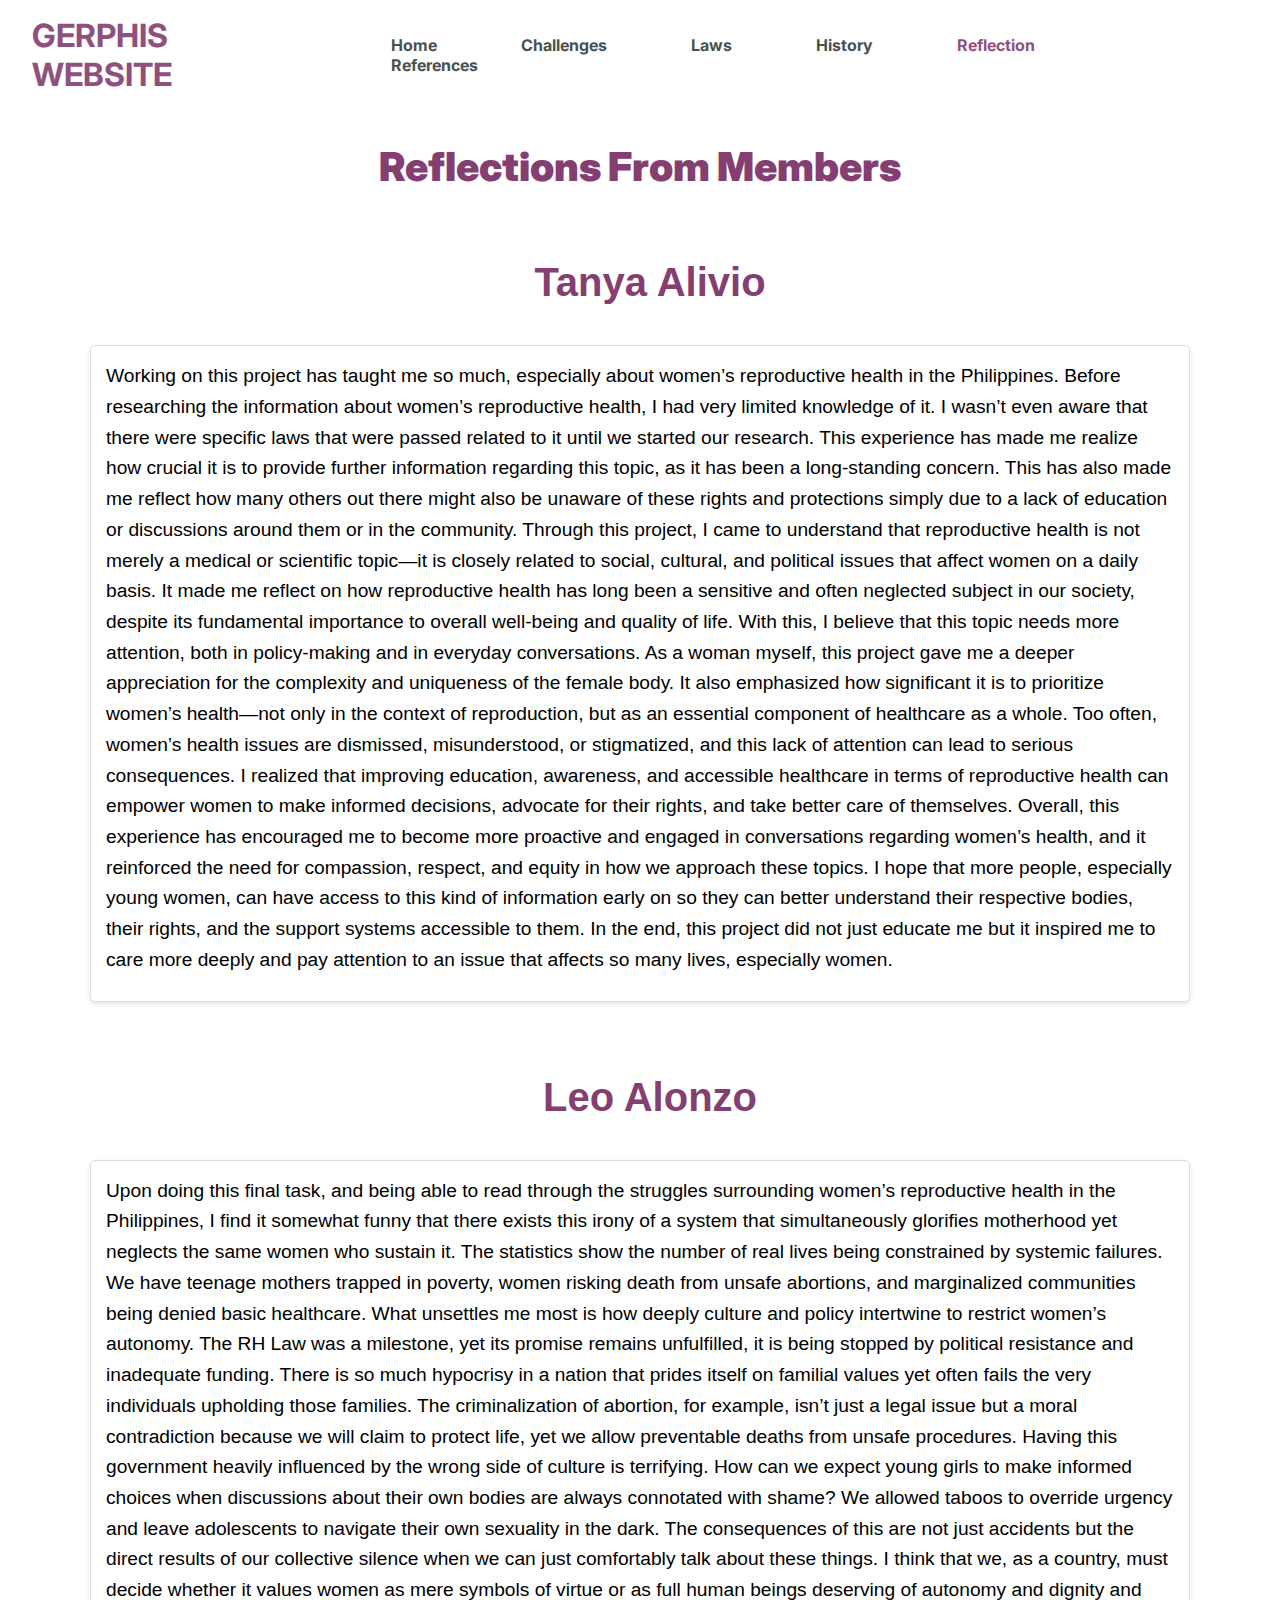
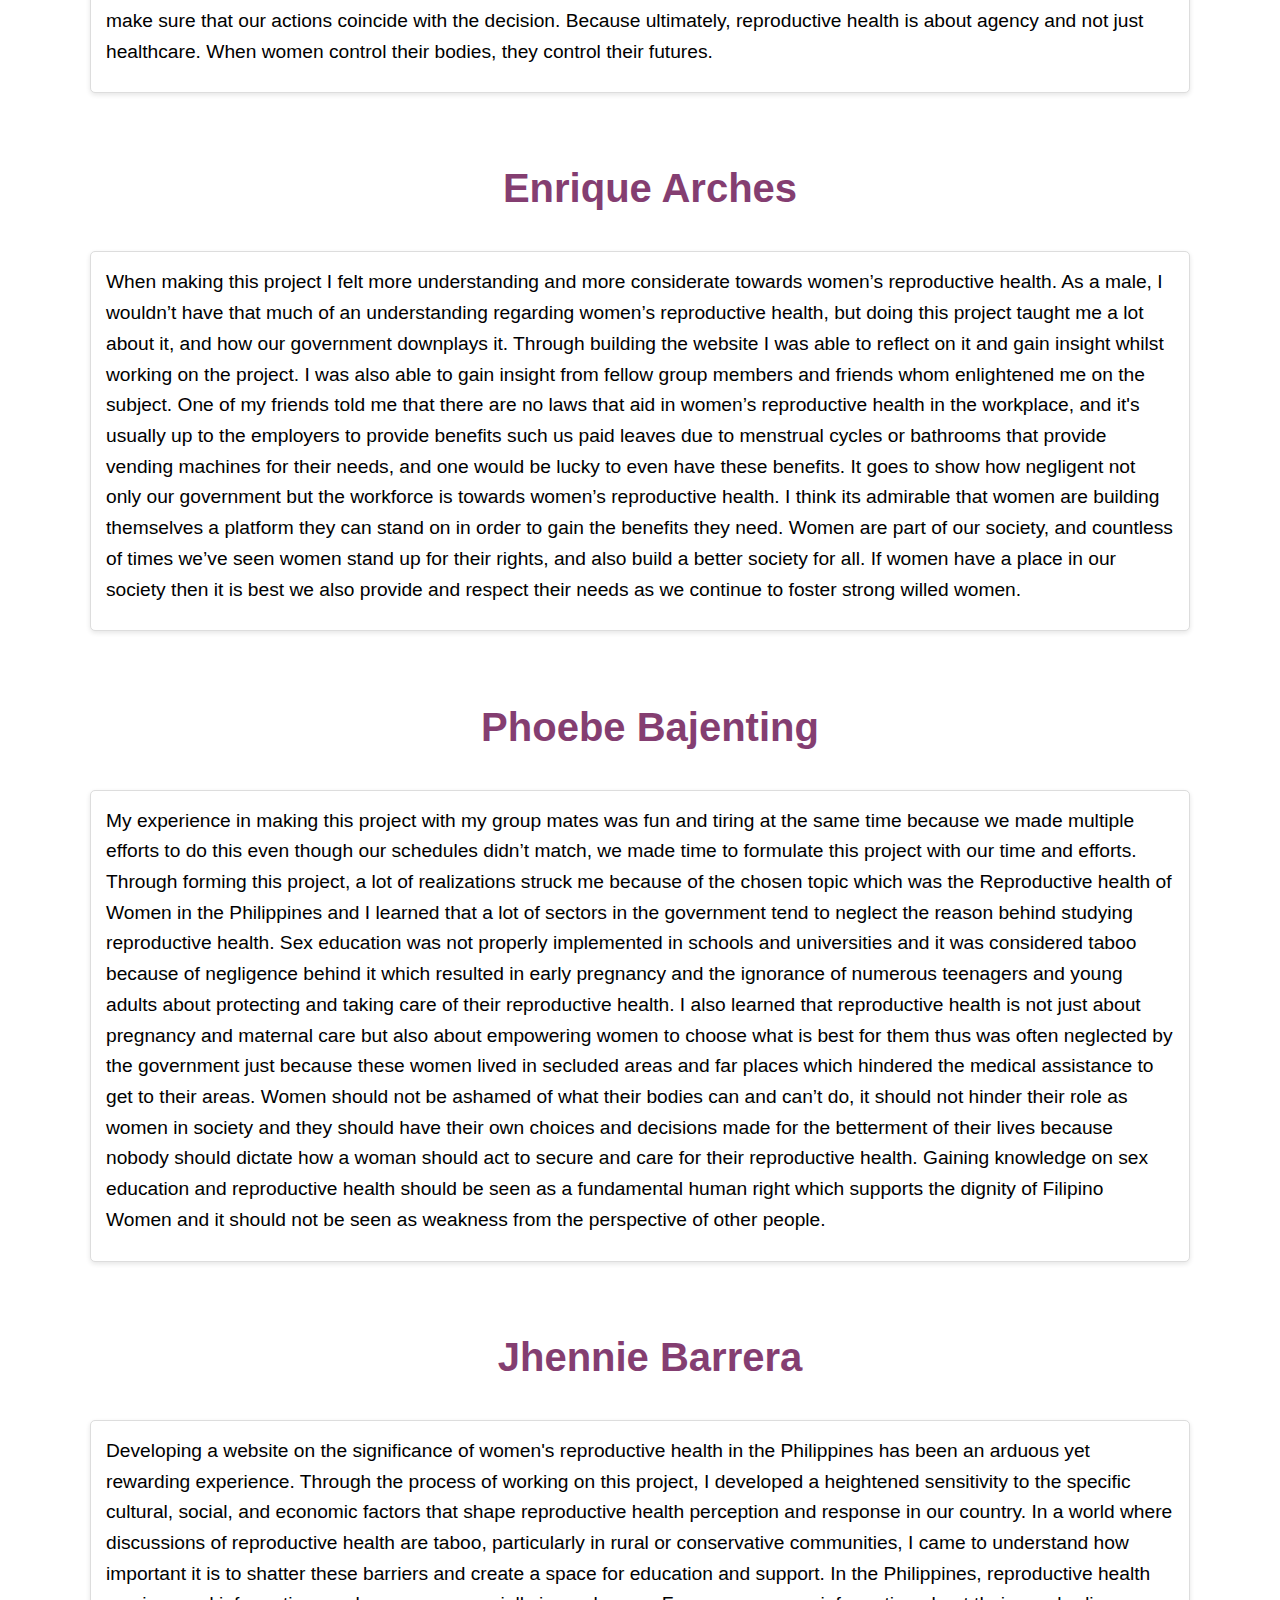
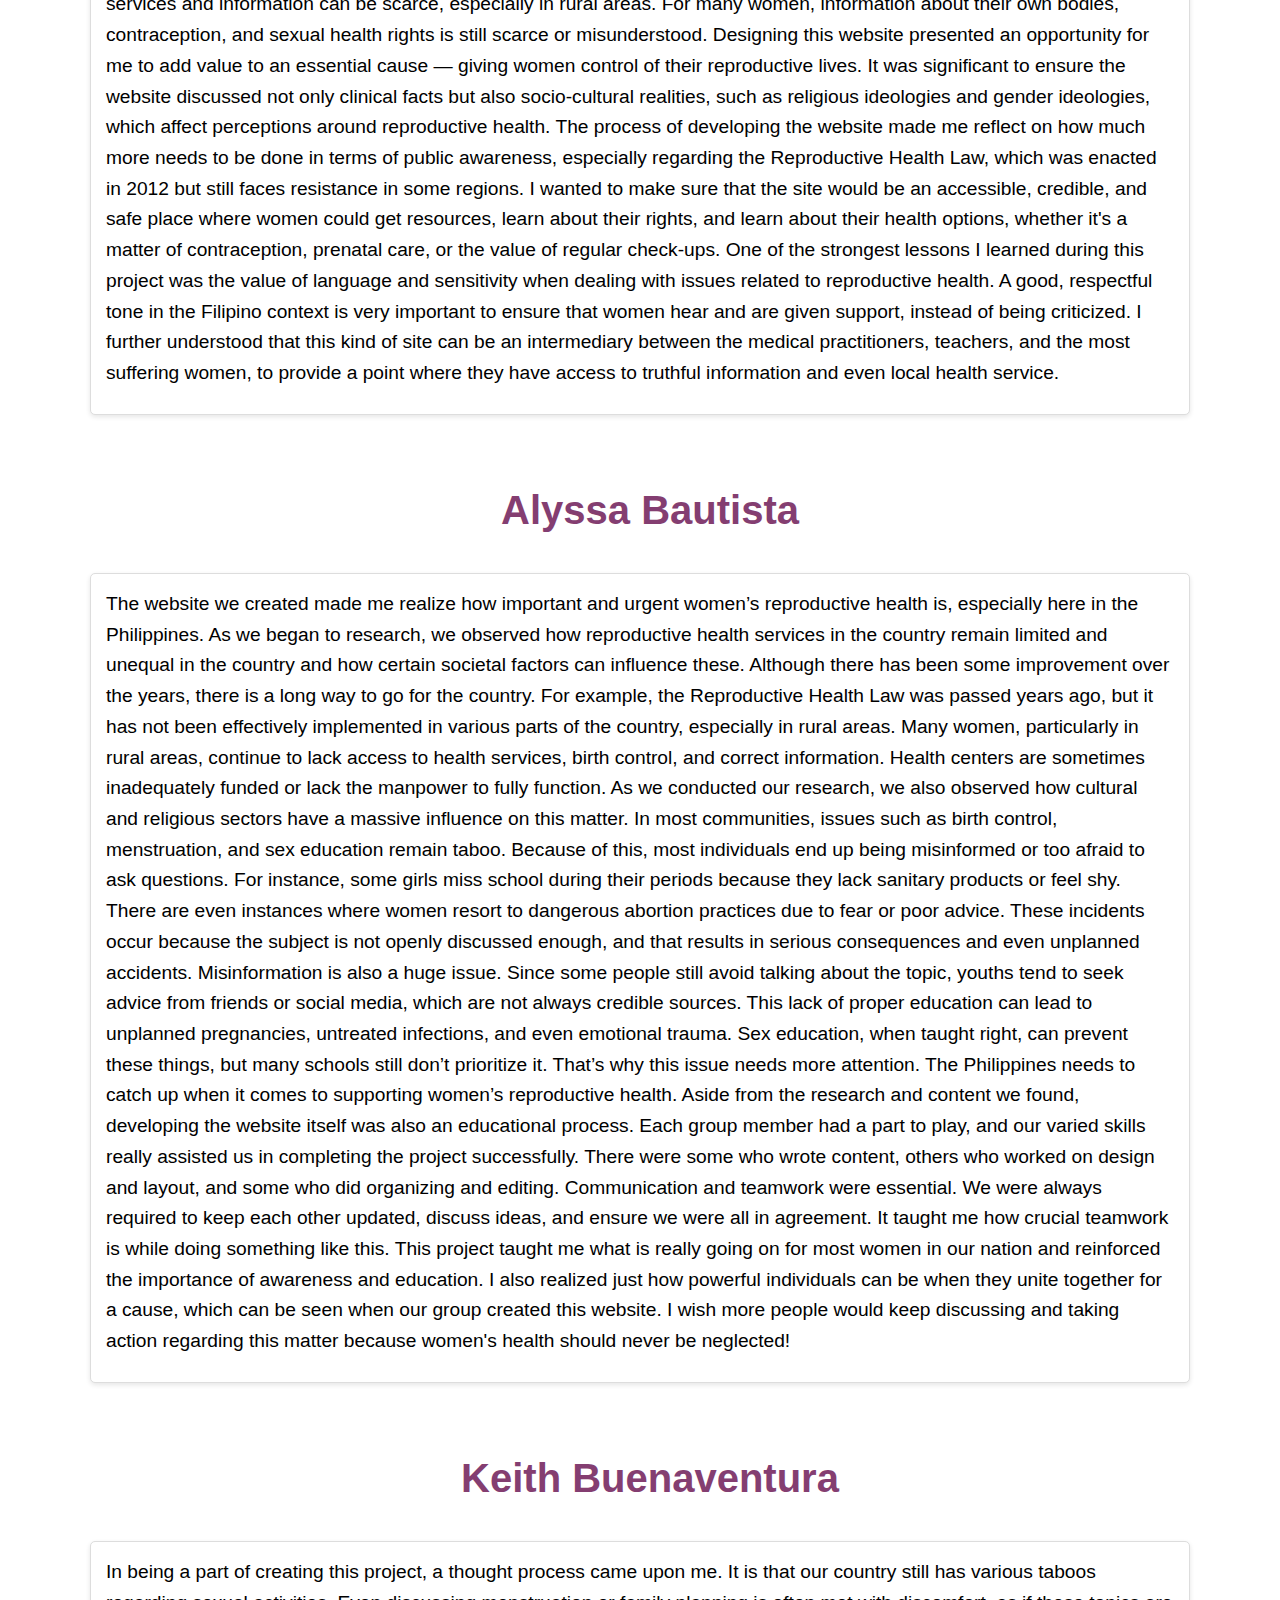
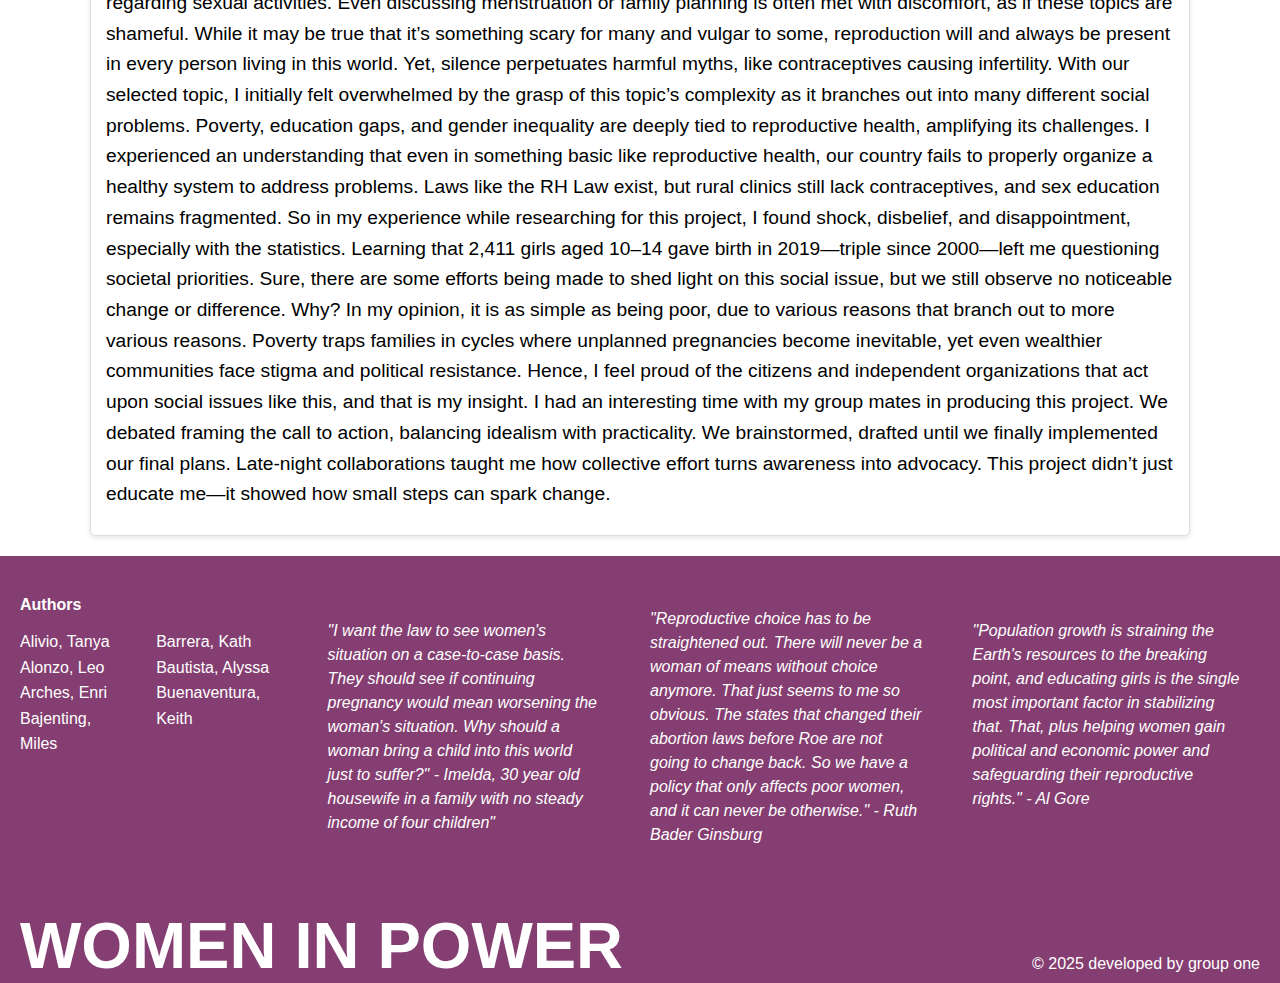
<file: reflection.html>
<!DOCTYPE html>
<html lang="en">
<head>
    <meta charset="UTF-8">
    <meta name="viewport" content="width=device-width, initial-scale=1.0">
    <link rel="stylesheet" href="reflection.css">
    <link rel="icon" href="images/logo.jpg" type="image/x-icon">
    <title>GERPHIS</title>
</head>
<body>
    <header>
        <nav class="navbar">
            <div class="nav-left">
              <h1>GERPHIS WEBSITE</h1>
            </div>
            <div class="nav-right">
              <a href="index.html" id="home">Home</a>
              <a href="challenges.html" id="challenges">Challenges</a>
              <a href="laws.html" id="laws">Laws</a>
              <a href="history.html" id="history">History</a>
              <a href="reflection.html" id="reflection">Reflection</a>
              <a href="references.html" id="references">References</a>
            </div>
          </nav>
      </header>
    <section class="main-title">
        <h1>Reflections From Members</h1>
    </section>
    <div class="reflection-content">
        <div class="reflection-name">
            <h2>Tanya Alivio</h2>
        </div>
        <div class="reflect-content">
            <p>Working on this project has taught me so much, especially about women’s reproductive health in the Philippines. Before researching the information about women’s reproductive health, I had very limited knowledge of it. I wasn’t even aware that there were specific laws that were passed related to it until we started our research. This experience has made me realize how crucial it is to provide further information regarding this topic, as it has been a long-standing concern. This has also made me reflect how many others out there might also be unaware of these rights and protections simply due to a lack of education or discussions around them or in the community.

                Through this project, I came to understand that reproductive health is not merely a medical or scientific topic—it is closely related to social, cultural, and political issues that affect women on a daily basis. It made me reflect on how reproductive health has long been a sensitive and often neglected subject in our society, despite its fundamental importance to overall well-being and quality of life. With this, I believe that this topic needs more attention, both in policy-making and in everyday conversations.
                
                As a woman myself, this project gave me a deeper appreciation for the complexity and uniqueness of the female body. It also emphasized how significant it is to prioritize women’s health—not only in the context of reproduction, but as an essential component of healthcare as a whole. Too often, women’s health issues are dismissed, misunderstood, or stigmatized, and this lack of attention can lead to serious consequences. I realized that improving education, awareness, and accessible healthcare in terms of reproductive health can empower women to make informed decisions, advocate for their rights, and take better care of themselves.
                
                Overall, this experience has encouraged me to become more proactive and engaged in conversations regarding women’s health, and it reinforced the need for compassion, respect, and equity in how we approach these topics. I hope that more people, especially young women, can have access to this kind of information early on so they can better understand their respective bodies, their rights, and the support systems accessible to them. In the end, this project did not just educate me but it inspired me to care more deeply and pay attention to an issue that affects so many lives, especially women. 
                
                </p>
        </div>
    </div>
    <div class="reflection-content">
        <div class="reflection-name">
            <h2>Leo Alonzo</h2>
        </div>
        <div class="reflect-content">
            <p>Upon doing this final task, and being able to read through the struggles surrounding women’s reproductive health in the Philippines, I find it somewhat funny that there exists this irony of a system that simultaneously glorifies motherhood yet neglects the same women who sustain it. The statistics show the number of real lives being constrained by systemic failures. We have teenage mothers trapped in poverty, women risking death from unsafe abortions, and marginalized communities being denied basic healthcare.

                What unsettles me most is how deeply culture and policy intertwine to restrict women’s autonomy. The RH Law was a milestone, yet its promise remains unfulfilled, it is being stopped by political resistance and inadequate funding. There is so much hypocrisy in a nation that prides itself on familial values yet often fails the very individuals upholding those families. The criminalization of abortion, for example, isn’t just a legal issue but a moral contradiction because we will claim to protect life, yet we allow preventable deaths from unsafe procedures. Having this government heavily influenced by the wrong side of culture is terrifying.
                
                How can we expect young girls to make informed choices when discussions about their own bodies are always connotated with shame? We allowed taboos to override urgency and leave adolescents to navigate their own sexuality in the dark. The consequences of this are not just accidents but the direct results of our collective silence when we can just comfortably talk about these things.
                
                I think that we, as a country, must decide whether it values women as mere symbols of virtue or as full human beings deserving of autonomy and dignity and make sure that our actions coincide with the decision. Because ultimately, reproductive health is about agency and not just healthcare. When women control their bodies, they control their futures. 
                
                </p>
        </div>
    </div>

    <div class="reflection-content">
        <div class="reflection-name">
            <h2>Enrique Arches</h2>
        </div>
        <div class="reflect-content">
            <p>When making this project I felt more understanding and more considerate towards women’s reproductive health. As a male, I wouldn’t have that much of an understanding regarding women’s reproductive health, but doing this project taught me a lot about it, and how our government downplays it.

                Through building the website I was able to reflect on it and gain insight whilst working on the project. I was also able to gain insight from fellow group members and friends whom enlightened me on the subject. One of my friends told me that there are no laws that aid in women’s reproductive health in the workplace, and it's usually up to the employers to provide benefits such us paid leaves due to menstrual cycles or bathrooms that provide vending machines for their needs, and one would be lucky to even have these benefits. It goes to show how negligent not only our government but the workforce is towards women’s reproductive health.
                
                I think its admirable that women are building themselves a platform they can stand on in order to gain the benefits they need. Women are part of our society, and countless of times we’ve seen women stand up for their rights, and also build a better society for all. If women have a place in our society then it is best we also provide and respect their needs as we continue to foster strong willed women.                
                
                </p>
        </div>
    </div>

    <div class="reflection-content">
        <div class="reflection-name">
            <h2>Phoebe Bajenting</h2>
        </div>
        <div class="reflect-content">
            <p>My experience in making this project with my group mates was fun and tiring at the same time because we made multiple efforts to do this even though our schedules didn’t match, we made time to formulate this project with our time and efforts. 

                Through forming this project, a lot of realizations struck me because of the chosen topic which was the Reproductive health of Women in the Philippines and I learned that a lot of sectors in the government tend to neglect the reason behind studying reproductive health. Sex education was not properly implemented in schools and universities and it was considered taboo because of negligence behind it which resulted in early pregnancy and the ignorance of numerous teenagers and young adults about protecting and taking care of their reproductive health. I also learned that reproductive health is not just about pregnancy and maternal care but also about empowering women to choose what is best for them thus was often neglected by the government just because these women lived in secluded areas and far places which hindered the medical assistance to get to their areas.
                
                Women should not be ashamed of what their bodies can and can’t do, it should not hinder their role as women in society and they should have their own choices and decisions made for the betterment of their lives because nobody should dictate how a woman should act to secure and care for their reproductive health. Gaining knowledge on sex education and reproductive health should be seen as a fundamental human right which supports the dignity of Filipino Women and it should not be seen as weakness from the perspective of other people.
                 
                
                </p>
        </div>
    </div>

    <div class="reflection-content">
        <div class="reflection-name">
            <h2>Jhennie Barrera</h2>
        </div>
        <div class="reflect-content">
            <p>Developing a website on the significance of women's reproductive health in the Philippines has been an arduous yet rewarding experience. Through the process of working on this project, I developed a heightened sensitivity to the specific cultural, social, and economic factors that shape reproductive health perception and response in our country. In a world where discussions of reproductive health are taboo, particularly in rural or conservative communities, I came to understand how important it is to shatter these barriers and create a space for education and support.

                In the Philippines, reproductive health services and information can be scarce, especially in rural areas. For many women, information about their own bodies, contraception, and sexual health rights is still scarce or misunderstood. Designing this website presented an opportunity for me to add value to an essential cause — giving women control of their reproductive lives. It was significant to ensure the website discussed not only clinical facts but also socio-cultural realities, such as religious ideologies and gender ideologies, which affect perceptions around reproductive health.
                
                The process of developing the website made me reflect on how much more needs to be done in terms of public awareness, especially regarding the Reproductive Health Law, which was enacted in 2012 but still faces resistance in some regions. I wanted to make sure that the site would be an accessible, credible, and safe place where women could get resources, learn about their rights, and learn about their health options, whether it's a matter of contraception, prenatal care, or the value of regular check-ups. One of the strongest lessons I learned during this project was the value of language and sensitivity when dealing with issues related to reproductive health. A good, respectful tone in the Filipino context is very important to ensure that women hear and are given support, instead of being criticized. I further understood that this kind of site can be an intermediary between the medical practitioners, teachers, and the most suffering women, to provide a point where they have access to truthful information and even local health service.                
                
                </p>
        </div>
    </div>

    <div class="reflection-content">
        <div class="reflection-name">
            <h2>Alyssa Bautista</h2>
        </div>
        <div class="reflect-content">
            <p>The website we created made me realize how important and urgent women’s reproductive health is, especially here in the Philippines. As we began to research, we observed how reproductive health services in the country remain limited and unequal in the country and how certain societal factors can influence these.

                Although there has been some improvement over the years, there is a long way to go for the country. For example, the Reproductive Health Law was passed years ago, but it has not been effectively implemented in various parts of the country, especially in rural areas. Many women, particularly in rural areas, continue to lack access to health services, birth control, and correct information. Health centers are sometimes inadequately funded or lack the manpower to fully function. As we conducted our research, we also observed how cultural and religious sectors have a massive influence on this matter. In most communities, issues such as birth control, menstruation, and sex education remain taboo. Because of this, most individuals end up being misinformed or too afraid to ask questions. For instance, some girls miss school during their periods because they lack sanitary products or feel shy. There are even instances where women resort to dangerous abortion practices due to fear or poor advice. These incidents occur because the subject is not openly discussed enough, and that results in serious consequences and even unplanned accidents.
                
                Misinformation is also a huge issue. Since some people still avoid talking about the topic, youths tend to seek advice from friends or social media, which are not always credible sources. This lack of proper education can lead to unplanned pregnancies, untreated infections, and even emotional trauma. Sex education, when taught right, can prevent these things, but many schools still don’t prioritize it. That’s why this issue needs more attention. The Philippines needs to catch up when it comes to supporting women’s reproductive health. 
                
                Aside from the research and content we found, developing the website itself was also an educational process. Each group member had a part to play, and our varied skills really assisted us in completing the project successfully. There were some who wrote content, others who worked on design and layout, and some who did organizing and editing. Communication and teamwork were essential. We were always required to keep each other updated, discuss ideas, and ensure we were all in agreement. It taught me how crucial teamwork is while doing something like this.
                
                This project taught me what is really going on for most women in our nation and reinforced the importance of awareness and education. I also realized just how powerful individuals can be when they unite together for a cause, which can be seen when our group created this website. I wish more people would keep discussing and taking action regarding this matter because women's health should never be neglected!
                
                
                </p>
        </div>
    </div>

    
    <div class="reflection-content">
        <div class="reflection-name">
            <h2>Keith Buenaventura</h2>
        </div>
        <div class="reflect-content">
            <p>In being a part of creating this project, a thought process came upon me. It is that our country still has various taboos regarding sexual activities. Even discussing menstruation or family planning is often met with discomfort, as if these topics are shameful. While it may be true that it’s something scary for many and vulgar to some, reproduction will and always be present in every person living in this world. Yet, silence perpetuates harmful myths, like contraceptives causing infertility. With our selected topic, I initially felt overwhelmed by the grasp of this topic’s complexity as it branches out into many different social problems. Poverty, education gaps, and gender inequality are deeply tied to reproductive health, amplifying its challenges.

                I experienced an understanding that even in something basic like reproductive health, our country fails to properly organize a healthy system to address problems. Laws like the RH Law exist, but rural clinics still lack contraceptives, and sex education remains fragmented. So in my experience while researching for this project, I found shock, disbelief, and disappointment, especially with the statistics. Learning that 2,411 girls aged 10–14 gave birth in 2019—triple since 2000—left me questioning societal priorities. Sure, there are some efforts being made to shed light on this social issue, but we still observe no noticeable change or difference. Why? In my opinion, it is as simple as being poor, due to various reasons that branch out to more various reasons. Poverty traps families in cycles where unplanned pregnancies become inevitable, yet even wealthier communities face stigma and political resistance.
                
                Hence, I feel proud of the citizens and independent organizations that act upon social issues like this, and that is my insight. I had an interesting time with my group mates in producing this project. We debated framing the call to action, balancing idealism with practicality. We brainstormed, drafted until we finally implemented our final plans. Late-night collaborations taught me how collective effort turns awareness into advocacy. This project didn’t just educate me—it showed how small steps can spark change.                
                
                
                </p>
        </div>
    </div>
        
    </section>

    <footer>
        <div class="top-footer">
            <div class="author-footer">
                <div class="author-footer-title">
                    Authors
                </div>
                <div class="author-footer-list">
                    <div class="authors">
                        Alivio, Tanya<br>
                        Alonzo, Leo<br>
                        Arches, Enri<br>
                        Bajenting, Miles
                    </div>
                    <div class="authors">
                        Barrera, Kath<br>
                        Bautista, Alyssa<br>
                        Buenaventura, Keith
                    </div>
                </div>
            </div>
            <div class="quote-footer">
                <p>
                    "I want the law to see women's situation on a case-to-case basis. They should see if continuing pregnancy would mean worsening the woman's situation. Why should a woman bring a child into this world just to suffer?" - Imelda, 30 year old housewife in a family with no steady income of four children"
                </p>
            </div>
            <div class="quote-footer">
                <p>
                    "Reproductive choice has to be straightened out. There will never be a woman of means without choice anymore. That just seems to me so obvious. The states that changed their abortion laws before Roe are not going to change back. So we have a policy that only affects poor women, and it can never be otherwise." - Ruth Bader Ginsburg
                </p>
            </div>
            
            <div class="quote-footer">
                <p>
                    "Population growth is straining the Earth's resources to the breaking point, and educating girls is the single most important factor in stabilizing that. That, plus helping women gain political and economic power and safeguarding their reproductive rights." - Al Gore<br><br>
                </p>
            </div>
            
        </div>
        <div class="bot-footer">
            <div class="logotype">
                <h3>WOMEN IN POWER</h3>
            </div>
            <div class="copyright">
                <p>&copy; 2025 developed by group one</p>
            </div>
        </div>
      </footer>
</body>

</html>
</file>
<file: index.css>
/* Phase 1 */
@import url('https://fonts.googleapis.com/css2?family=Inter:wght@100;400;600&display=swap');

body {
    margin: 0;
    font-family: 'Inter', sans-serif;
}
  
  header {
    position: sticky;
    top: 0;
    background-color: white;
    color: #843E71;
    opacity: calc(.9);
  }
  
  .navbar {
    display: flex;
    justify-content: space-between;
    align-items: center;
    padding: 1rem 2rem;
  }
  
  .nav-left h1 {
    margin: 0;
  }
 .nav-right{
    margin-right: 3.5rem;
 }
  .nav-right a {
    color: #343D42;
    text-decoration: none;
    margin-left: 5rem;
    font-weight: 700;
  }
  #home{
    color: #843E71;
  }
  .nav-right a:hover {
    text-decoration: underline;
  }




 /*  PHASE 2 */

 .main-title {
    text-align: center;
    padding: 2rem 1rem 1rem;
  }
  
  .main-title h1 {
    font-size: 3.5rem;
    color: #843E71; 
    margin: 0;
    font-weight: 900;
  }
  
  .content-block {
    display: flex;
    justify-content: center;
    align-items: flex-start;
    padding: 2rem 1rem;
    gap: 3rem;
  }
  
  .text {
    flex: 1;
    line-height: 1.6;
    font-size: 1.3rem;
    max-width: 750px;
  }
  
 /* .image-placeholder {
    width: 300px;
    height: 200px;
    background-color: #ddd;
    flex-shrink: 0;
  }*/
  
  .image-placeholder {
    width: 500px;
    height: 400px;
    overflow: hidden;
    align-content: center;
  }
  
  .image-placeholder img {
    width: 100%;
    height: 100%;
    object-fit: fill;
  }

  /*responsive if need*/
  @media (max-width: 768px) {
    .content-block{
      flex-direction: column;
      align-items: center;
    }
  
    .image-placeholder {
      width: 100%;
      max-width: 300px;
      height: 160px;
    }
  
    .text {
      text-align: justify;
    }
  }

  /* Phase 3*/

  .mini-title{
    font-weight: 900;
    color: #843E71;
  }

  /*phase 4*/
   /*phase 4*/
    /*phase 4*/
     /*phase 4*/
      /*phase 4*/
       /*phase 4*/
        /*phase 4*/
         /*phase 4*/
          /*phase 4*/
           /*phase 4*/
            /*phase 4*/

  footer {
    background-color: #843E71;
    color: white;
    width: 100%;
    font-family: Arial, sans-serif; 
}

.top-footer {
    display: flex;
    padding: 20px;
    gap: 20px;
}

.author-footer {
    padding-top: 20px;
    display: flex;
    flex-direction: column;
    flex: 1;
}

.author-footer-title {
    font-weight: 700;
    margin-bottom: 15px;
    text-align: left;
    align-self: flex-start;
}

.author-footer-list {
    display: flex;
    gap: 30px;
    justify-content: flex-start;
}

.authors {
    text-align: left;
    line-height: 1.6;
}

.quote-footer {
    flex: 1;
    display: flex;
    align-items: center;
    justify-content: center;
    text-align: left;
    padding: 15px;
}

.quote-footer p {
    font-style: italic;
    line-height: 1.5;
}

.bot-footer {
    margin-top: 10px;
    display: flex;
    align-items: center;
    justify-content: space-between;
    padding-left: 20px;
    padding-right: 20px;
}

.logotype h3 {
    font-size: 65px;
    font-weight: 700;
    margin: 0;
    text-align: left;
}

.copyright {
    text-align: bottom;
    padding-bottom: 0;
}
.copyright p{
    margin-bottom: -20px;
}
</file>
<file: calltoaction.css>
@import url('https://fonts.googleapis.com/css2?family=Inter:wght@100;400;600&display=swap');

body {
    margin: 0;
    font-family: 'Inter', sans-serif;
}
  
  header {
    position: sticky;
    top: 0;
    background-color: white;
    color: #843E71;
    
    opacity: calc(.9);
  }
  
  .navbar {
    display: flex;
    justify-content: space-between;
    align-items: center;
    padding: 1rem 2rem;
  }
  
  .nav-left h1 {
    margin: 0;
  }
 .nav-right{
    margin-right: 3.5rem;
 }
  .nav-right a {
    color: #343D42;
    text-decoration: none;
    margin-left: 5rem;
    font-weight: 700;
  }
  #law  s{
    color: #843E71;
  }
  .nav-right a:hover {
    text-decoration: underline;
  }




 /*  PHASE 2 */

 .main-title {
    text-align: center;
    padding: 2rem 1rem 1rem;
  }
  
  .main-title h1 {
    font-size: 3.5rem;
    color: #843E71; 
    margin: 0;
    font-weight: 900;
  }
  
  .content-block {
    display: flex;
    justify-content: center;
    align-items: flex-start;
    padding: 2rem 1rem;
    gap: 3rem;
  }
  
  .content-block li{
    margin-bottom: 20px;
    padding-left: 5px;
    font-size: 1em;
  }

  .text {
    flex: 1;
    line-height: 1.6;
    font-size: 1.3rem;
    max-width: 750px;
  }
  
  .text-block, .image-block {
    width: 50%;
    height: 300px;
  }

 /* .image-placeholder {
    width: 300px;
    height: 200px;
    background-color: #ddd;
    flex-shrink: 0;
  }*/
  
  .image-placeholder {
    width: 500px;
    height: 400px;
    overflow: hidden;
    align-content: center;
  }
  
  .image-placeholder img {
    width: 100%;
    height: 100%;
    object-fit: fill;
  }

  /*responsive if need*/
  @media (max-width: 768px) {
    .content-block{
      flex-direction: column;
      align-items: center;
    }
  
    .image-placeholder {
      width: 100%;
      max-width: 300px;
      height: 160px;
    }
  
    .text {
      text-align: center;
    }
  }

  /* Phase 3*/

  .mini-title{
    font-weight: 900;
    color: #843E71;
  }
</file>
<file: challenges.css>
/* Phase 1 */
@import url('https://fonts.googleapis.com/css2?family=Inter:wght@100;400;600&display=swap');

body {
    margin: 0;
    font-family: 'Inter', sans-serif;
}
  
  header {
    position: sticky;
    top: 0;
    background-color: white;
    color: #843E71;
    
    opacity: calc(.9);
  }
  
  .navbar {
    display: flex;
    justify-content: space-between;
    align-items: center;
    padding: 1rem 2rem;
  }
  
  .nav-left h1 {
    margin: 0;
  }
 .nav-right{
    margin-right: 3.5rem;
 }
  .nav-right a {
    color: #343D42;
    text-decoration: none;
    margin-left: 5rem;
    font-weight: 700;
  }
  #challenges{
    color: #843E71;
  }
  .nav-right a:hover {
    text-decoration: underline;
  }




 /*  PHASE 2 */

 .main-title {
    text-align: center;
    padding: 2rem 1rem 1rem;
  }
  
  .main-title h1 {
    font-size: 3.5rem;
    color: #843E71; 
    margin: 0;
    font-weight: 900;
  }
  
  .content-block {
    display: flex;
    justify-content: center;
    align-items: flex-start;
    padding: 2rem 1rem;
    gap: 3rem;
  }
  
  .text {
    flex: 1;
    line-height: 1.6;
    font-size: 1.3rem;
    max-width: 750px;
  }
  
 /* .image-placeholder {
    width: 300px;
    height: 200px;
    background-color: #ddd;
    flex-shrink: 0;
  }*/
  
  .image-placeholder {
    width: 500px;
    height: 400px;
    overflow: hidden;
    align-content: center;
  }
  
  .image-placeholder img {
    width: 100%;
    height: 100%;
    object-fit: fill;
  }

  /*responsive if need*/
  @media (max-width: 768px) {
    .content-block{
      flex-direction: column;
      align-items: center;
    }
  
    .image-placeholder {
      width: 100%;
      max-width: 300px;
      height: 160px;
    }
  
    .text {
      text-align: justify;
    }
  }

  /* Phase 3*/

  .mini-title{
    font-weight: 900;
    color: #843E71;
  }

    /*phase 4*/
   /*phase 4*/
    /*phase 4*/
     /*phase 4*/
      /*phase 4*/
       /*phase 4*/
        /*phase 4*/
         /*phase 4*/
          /*phase 4*/
           /*phase 4*/
            /*phase 4*/

            footer {
                background-color: #843E71;
                color: white;
                width: 100%;
                font-family: Arial, sans-serif; 
            }
            
            .top-footer {
                display: flex;
                padding: 20px;
                gap: 20px;
            }
            
            .author-footer {
                padding-top: 20px;
                display: flex;
                flex-direction: column;
                flex: 1;
            }
            
            .author-footer-title {
                font-weight: 700;
                margin-bottom: 15px;
                text-align: left;
                align-self: flex-start;
            }
            
            .author-footer-list {
                display: flex;
                gap: 30px;
                justify-content: flex-start;
            }
            
            .authors {
                text-align: left;
                line-height: 1.6;
            }
            
            .quote-footer {
                flex: 1;
                display: flex;
                align-items: center;
                justify-content: center;
                text-align: left;
                padding: 15px;
            }
            
            .quote-footer p {
                font-style: italic;
                line-height: 1.5;
            }
            
            .bot-footer {
                margin-top: 10px;
                display: flex;
                align-items: center;
                justify-content: space-between;
                padding-left: 20px;
                padding-right: 20px;
            }
            
            .logotype h3 {
                font-size: 65px;
                font-weight: 700;
                margin: 0;
                text-align: left;
            }
            
            .copyright {
                text-align: bottom;
                padding-bottom: 0;
            }
            .copyright p{
                margin-bottom: -20px;
            }
</file>
<file: history.css>
/* Phase 1 */
@import url('https://fonts.googleapis.com/css2?family=Inter:wght@100;400;600&display=swap');

body {
    margin: 0;
    font-family: 'Inter', sans-serif;
}
  
  header {
    position: sticky;
    top: 0;
    background-color: white;
    color: #843E71;
    opacity: calc(.9);
  }
  
  .navbar {
    display: flex;
    justify-content: space-between;
    align-items: center;
    padding: 1rem 2rem;
  }
  
  .nav-left h1 {
    margin: 0;
  }
 .nav-right{
    margin-right: 3.5rem;
 }
  .nav-right a {
    color: #343D42;
    text-decoration: none;
    margin-left: 5rem;
    font-weight: 700;
  }
  #history{
    color: #843E71;
  }
  .nav-right a:hover {
    text-decoration: underline;
  }




 /*  PHASE 2 */

 .main-title {
    text-align: center;
    padding: 2rem 1rem 1rem;
  }
  
  .main-title h1 {
    font-size: 3.5rem;
    color: #843E71; 
    margin: 0;
    font-weight: 900;
  }
  
  .content-block {
    display: flex;
    justify-content: center;
    align-items: flex-start;
    padding: 2rem 1rem;
    gap: 3rem;
  }
  
  .text {
    flex: 1;
    line-height: 1.6;
    font-size: 1.3rem;
    max-width: 750px;
  }
  
 /* .image-placeholder {
    width: 300px;
    height: 200px;
    background-color: #ddd;
    flex-shrink: 0;
  }*/
  
  .image-placeholder {
    width: 500px;
    height: 400px;
    overflow: hidden;
    align-content: center;
  }
  
  .image-placeholder img {
    width: 100%;
    height: 100%;
    object-fit: fill;
  }

  /*responsive if need*/
  @media (max-width: 768px) {
    .content-block{
      flex-direction: column;
      align-items: center;
    }
  
    .image-placeholder {
      width: 100%;
      max-width: 300px;
      height: 160px;
    }
  
    .text {
      text-align: justify;
    }
  }

  /* Phase 3*/

  .mini-title{
    font-weight: 900;
    color: #843E71;
  }

    /*phase 4*/
   /*phase 4*/
    /*phase 4*/
     /*phase 4*/
      /*phase 4*/
       /*phase 4*/
        /*phase 4*/
         /*phase 4*/
          /*phase 4*/
           /*phase 4*/
            /*phase 4*/

            footer {
                background-color: #843E71;
                color: white;
                width: 100%;
                font-family: Arial, sans-serif; 
            }
            
            .top-footer {
                display: flex;
                padding: 20px;
                gap: 20px;
            }
            
            .author-footer {
                padding-top: 20px;
                display: flex;
                flex-direction: column;
                flex: 1;
            }
            
            .author-footer-title {
                font-weight: 700;
                margin-bottom: 15px;
                text-align: left;
                align-self: flex-start;
            }
            
            .author-footer-list {
                display: flex;
                gap: 30px;
                justify-content: flex-start;
            }
            
            .authors {
                text-align: left;
                line-height: 1.6;
            }
            
            .quote-footer {
                flex: 1;
                display: flex;
                align-items: center;
                justify-content: center;
                text-align: left;
                padding: 15px;
            }
            
            .quote-footer p {
                font-style: italic;
                line-height: 1.5;
            }
            
            .bot-footer {
                margin-top: 10px;
                display: flex;
                align-items: center;
                justify-content: space-between;
                padding-left: 20px;
                padding-right: 20px;
            }
            
            .logotype h3 {
                font-size: 65px;
                font-weight: 700;
                margin: 0;
                text-align: left;
            }
            
            .copyright {
                text-align: bottom;
                padding-bottom: 0;
            }
            .copyright p{
                margin-bottom: -20px;
            }
</file>
<file: laws.css>
/* Phase 1 */
@import url('https://fonts.googleapis.com/css2?family=Inter:wght@100;400;600&display=swap');

body {
    margin: 0;
    font-family: 'Inter', sans-serif;
}
  
  header {
    position: sticky;
    top: 0;
    background-color: white;
    color: #843E71;
    
    opacity: calc(.9);
  }
  
  .navbar {
    display: flex;
    justify-content: space-between;
    align-items: center;
    padding: 1rem 2rem;
  }
  
  .nav-left h1 {
    margin: 0;
  }
 .nav-right{
    margin-right: 3.5rem;
 }
  .nav-right a {
    color: #343D42;
    text-decoration: none;
    margin-left: 5rem;
    font-weight: 700;
  }
  #laws{
    color: #843E71;
  }
  .nav-right a:hover {
    text-decoration: underline;
  }




 /*  PHASE 2 */

 .main-title {
    text-align: center;
    padding: 2rem 1rem 1rem;
  }
  
  .main-title h1 {
    font-size: 3.5rem;
    color: #843E71; 
    margin: 0;
    font-weight: 900;
  }
  
  .content-block {
    display: flex;
    justify-content: center;
    align-items: flex-start;
    padding: 2rem 1rem;
    gap: 3rem;
  }
  
  .text {
    flex: 1;
    line-height: 1.6;
    font-size: 1.3rem;
    max-width: 750px;
  }
  
 /* .image-placeholder {
    width: 300px;
    height: 200px;
    background-color: #ddd;
    flex-shrink: 0;
  }*/
  
  .image-placeholder {
    width: 500px;
    height: 400px;
    overflow: hidden;
    align-content: center;
  }
  
  .image-placeholder img {
    width: 100%;
    height: 100%;
    object-fit: fill;
  }

  /*responsive if need*/
  @media (max-width: 768px) {
    .content-block{
      flex-direction: column;
      align-items: center;
    }
  
    .image-placeholder {
      width: 100%;
      max-width: 300px;
      height: 160px;
    }
  
    .text {
      text-align: justify;
    }
  }

  /* Phase 3*/

  .mini-title{
    font-weight: 900;
    color: #843E71;
  }

    /*phase 4*/
   /*phase 4*/
    /*phase 4*/
     /*phase 4*/
      /*phase 4*/
       /*phase 4*/
        /*phase 4*/
         /*phase 4*/
          /*phase 4*/
           /*phase 4*/
            /*phase 4*/

            footer {
                background-color: #843E71;
                color: white;
                width: 100%;
                font-family: Arial, sans-serif; 
            }
            
            .top-footer {
                display: flex;
                padding: 20px;
                gap: 20px;
            }
            
            .author-footer {
                padding-top: 20px;
                display: flex;
                flex-direction: column;
                flex: 1;
            }
            
            .author-footer-title {
                font-weight: 700;
                margin-bottom: 15px;
                text-align: left;
                align-self: flex-start;
            }
            
            .author-footer-list {
                display: flex;
                gap: 30px;
                justify-content: flex-start;
            }
            
            .authors {
                text-align: left;
                line-height: 1.6;
            }
            
            .quote-footer {
                flex: 1;
                display: flex;
                align-items: center;
                justify-content: center;
                text-align: left;
                padding: 15px;
            }
            
            .quote-footer p {
                font-style: italic;
                line-height: 1.5;
            }
            
            .bot-footer {
                margin-top: 10px;
                display: flex;
                align-items: center;
                justify-content: space-between;
                padding-left: 20px;
                padding-right: 20px;
            }
            
            .logotype h3 {
                font-size: 65px;
                font-weight: 700;
                margin: 0;
                text-align: left;
            }
            
            .copyright {
                text-align: bottom;
                padding-bottom: 0;
            }
            .copyright p{
                margin-bottom: -20px;
            }
</file>
<file: references.css>
/* Phase 1 */
@import url('https://fonts.googleapis.com/css2?family=Inter:wght@100;400;600&display=swap');

body {
    margin: 0;
    font-family: 'Inter', sans-serif;
}
  
  header {
    position: sticky;
    top: 0;
    background-color: white;
    color: #843E71;
    
    opacity: calc(.9);
  }
  
  .navbar {
    display: flex;
    justify-content: space-between;
    align-items: center;
    padding: 1rem 2rem;
  }
  
  .nav-left h1 {
    margin: 0;
  }
 .nav-right{
    margin-right: 3.5rem;
 }
  .nav-right a {
    color: #343D42;
    text-decoration: none;
    margin-left: 5rem;
    font-weight: 700;
  }
  #references{
    color: #843E71;
  }
  .nav-right a:hover {
    text-decoration: underline;
  }




 /*  PHASE 2 */

 .main-title {
    text-align: center;
    padding: 2rem 1rem 1rem;
  }
  
  .main-title h1 {
    font-size: 3rem;
    color: #843E71; 
    margin: 0;
    font-weight: 900;
  }
  
  .content-block {
    display: flex;
    justify-content: center;
    align-items: flex-start;
    padding: 2rem 1rem;
    gap: 3rem;
  }
  
  .text {
    flex: 1;
    line-height: 1.6;
    font-size: 1rem;
    max-width: 750px;
  }
  
 /* .image-placeholder {
    width: 300px;
    height: 200px;
    background-color: #ddd;
    flex-shrink: 0;
  }*/
  
  .image-placeholder {
    width: 500px;
    height: 400px;
    overflow: hidden;
    align-content: center;
  }
  
  .image-placeholder img {
    width: 100%;
    height: 100%;
    object-fit: fill;
  }

  /*responsive if need*/
  @media (max-width: 768px) {
    .content-block{
      flex-direction: column;
      align-items: center;
    }
  
    .image-placeholder {
      width: 100%;
      max-width: 300px;
      height: 160px;
    }
  
    .text {
      text-align: justify;
    }
  }

  /* Phase 3*/

  .mini-title{
    font-weight: 900;
    color: #843E71;
  }

    /*phase 4*/
   /*phase 4*/
    /*phase 4*/
     /*phase 4*/
      /*phase 4*/
       /*phase 4*/
        /*phase 4*/
         /*phase 4*/
          /*phase 4*/
           /*phase 4*/
            /*phase 4*/

            footer {
                background-color: #843E71;
                color: white;
                width: 100%;
                font-family: Arial, sans-serif; 
            }
            
            .top-footer {
                display: flex;
                padding: 20px;
                gap: 20px;
            }
            
            .author-footer {
                padding-top: 20px;
                display: flex;
                flex-direction: column;
                flex: 1;
            }
            
            .author-footer-title {
                font-weight: 700;
                margin-bottom: 15px;
                text-align: left;
                align-self: flex-start;
            }
            
            .author-footer-list {
                display: flex;
                gap: 30px;
                justify-content: flex-start;
            }
            
            .authors {
                text-align: left;
                line-height: 1.6;
            }
            
            .quote-footer {
                flex: 1;
                display: flex;
                align-items: center;
                justify-content: center;
                text-align: left;
                padding: 15px;
            }
            
            .quote-footer p {
                font-style: italic;
                line-height: 1.5;
            }
            
            .bot-footer {
                margin-top: 10px;
                display: flex;
                align-items: center;
                justify-content: space-between;
                padding-left: 20px;
                padding-right: 20px;
            }
            
            .logotype h3 {
                font-size: 65px;
                font-weight: 700;
                margin: 0;
                text-align: left;
            }
            
            .copyright {
                text-align: bottom;
                padding-bottom: 0;
            }
            .copyright p{
                margin-bottom: -20px;
            }
</file>
<file: reflection.css>
/* Phase 1 */
@import url('https://fonts.googleapis.com/css2?family=Inter:wght@100;400;600&display=swap');

body {
    margin: 0;
    font-family: 'Inter', sans-serif;
}
  
  header {
    position: sticky;
    top: 0;
    background-color: white;
    color: #843E71;
    opacity: calc(.9);
    z-index:9999;
  }
  
  .navbar {
    display: flex;
    justify-content: space-between;
    align-items: center;
    padding: 1rem 2rem;
  }
  
  .nav-left h1 {
    margin: 0;
  }
 .nav-right{
    margin-right: 3.5rem;
 }
  .nav-right a {
    color: #343D42;
    text-decoration: none;
    margin-left: 5rem;
    font-weight: 700;
  }
  #reflection{
    color: #843E71;
  }
  .nav-right a:hover {
    text-decoration: underline;
  }




 /*  PHASE 2 */

 .main-title {
    text-align: center;
    padding: 2rem 1rem 1rem;
  }
  
  .main-title h1 {
    font-size: 2.5rem;
    color: #843E71; 
    margin: 0;
    font-weight: 900;
  }
  
  .content-block {
    display: flex;
    justify-content: center;
    align-items: flex-start;
    padding: 2rem 1rem;
    gap: 3rem;
  }
  
  .text {
    flex: 1;
    line-height: 1.6;
    font-size: 1.3rem;
    max-width: 750px;
  }
  
 /* .image-placeholder {
    width: 300px;
    height: 200px;
    background-color: #ddd;
    flex-shrink: 0;
  }*/
  
  .image-placeholder {
    width: 500px;
    height: 400px;
    overflow: hidden;
    align-content: center;
  }
  
  .image-placeholder img {
    width: 100%;
    height: 100%;
    object-fit: fill;
  }

  /*responsive if need*/
  @media (max-width: 768px) {
    .content-block{
      flex-direction: column;
      align-items: center;
    }
  
    .image-placeholder {
      width: 100%;
      max-width: 300px;
      height: 160px;
    }
  
    .text {
      text-align: justify;
    }
  }

  /* Phase 3*/

  .mini-title{
    font-weight: 900;
    color: #843E71;
  }

    /*phase 4*/
   /*phase 4*/
    /*phase 4*/
     /*phase 4*/
      /*phase 4*/
       /*phase 4*/
        /*phase 4*/
         /*phase 4*/
          /*phase 4*/
           /*phase 4*/
            /*phase 4*/

            footer {
                background-color: #843E71;
                color: white;
                width: 100%;
                font-family: Arial, sans-serif; 
            }
            
            .top-footer {
                display: flex;
                padding: 20px;
                gap: 20px;
            }
            
            .author-footer {
                padding-top: 20px;
                display: flex;
                flex-direction: column;
                flex: 1;
            }
            
            .author-footer-title {
                font-weight: 700;
                margin-bottom: 15px;
                text-align: left;
                align-self: flex-start;
            }
            
            .author-footer-list {
                display: flex;
                gap: 30px;
                justify-content: flex-start;
            }
            
            .authors {
                text-align: left;
                line-height: 1.6;
            }
            
            .quote-footer {
                flex: 1;
                display: flex;
                align-items: center;
                justify-content: center;
                text-align: left;
                padding: 15px;
            }
            
            .quote-footer p {
                font-style: italic;
                line-height: 1.5;
            }
            
            .bot-footer {
                margin-top: 10px;
                display: flex;
                align-items: center;
                justify-content: space-between;
                padding-left: 20px;
                padding-right: 20px;
            }
            
            .logotype h3 {
                font-size: 65px;
                font-weight: 700;
                margin: 0;
                text-align: left;
            }
            
            .copyright {
                text-align: bottom;
                padding-bottom: 0;
            }
            .copyright p{
                margin-bottom: -20px;
            }


            
            
/*PHASE 5*/
/*PHASE 5*/
/*PHASE 5*/
/*PHASE 5*/
/*PHASE 5*/
/*PHASE 5*/

.reflection-content {
    font-family: Arial, sans-serif;
    color: #000;
    max-width: 1100px;
    margin: 0 auto;
    padding: 20px;
}

.reflection-content h2 {
    color: #843E71;
    text-align: center;
    margin-bottom: 30px;
    font-size: 2.5rem;
}

.reflection-name {
    margin-bottom: 40px;
    padding-left: 20px;
    position: relative;
}

.reflection-name h3 {
    color: #843E71;
    margin-top: 0;
    margin-bottom: 20px;
    font-size:1.5rem;
    background-color: #f8f8f8;
    padding: 10px;
    border-radius: 5px;
}

.timeline-year {
    margin-bottom: 30px;
    position: relative;
}

.timeline-year h4 {
    color: #843E71;
    margin: 0 0 10px 0;
    font-size: 1.3rem;
    background-color: #f0f0f0;
    display: inline-block;
    padding: 5px 10px;
    border-radius: 3px;
}

.reflect-content {
    background-color: #fff;
    border: 1px solid #ddd;
    border-radius: 5px;
    padding: 15px;
    box-shadow: 0 2px 5px rgba(0,0,0,0.1);
}

.reflect-content p {
    margin: 0 0 10px 0;
    line-height: 1.6;
    font-size: 1.2rem;
}

.advancements h5, .gaps h5 {
    color: #843E71;
    margin-top: 0;
    font-size: 1.1rem;
    border-bottom: 1px solid #eee;
    padding-bottom: 5px;
}

.gaps ul {
    padding-left: 20px;
    margin-bottom: 0;
}

.gaps li {
    margin-bottom: 5px;
}

/* Responsive adjustments */
@media (max-width: 768px) {
    .historical-timeline {
        padding: 10px;
    }
    
    .timeline-period {
        padding-left: 15px;
    }
    
    .timeline-content {
        padding: 10px;
    }
}
</file>
